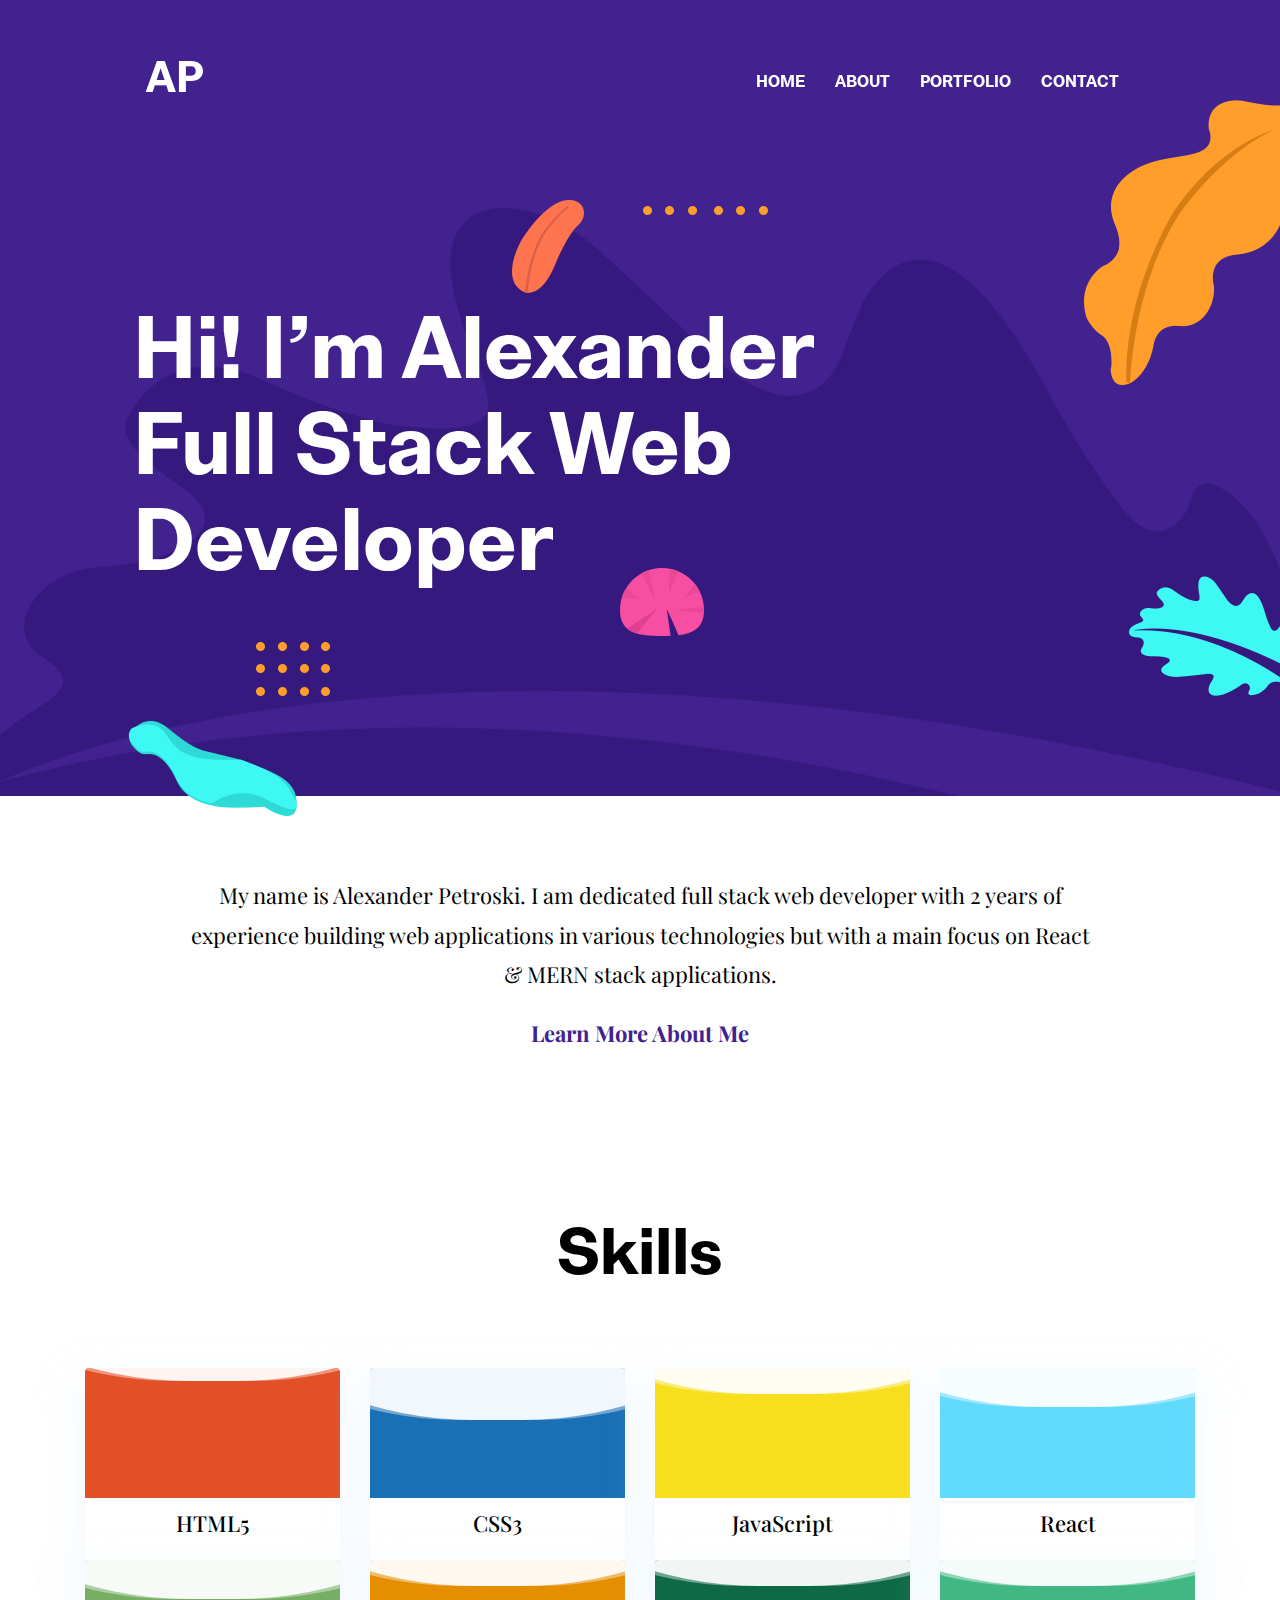
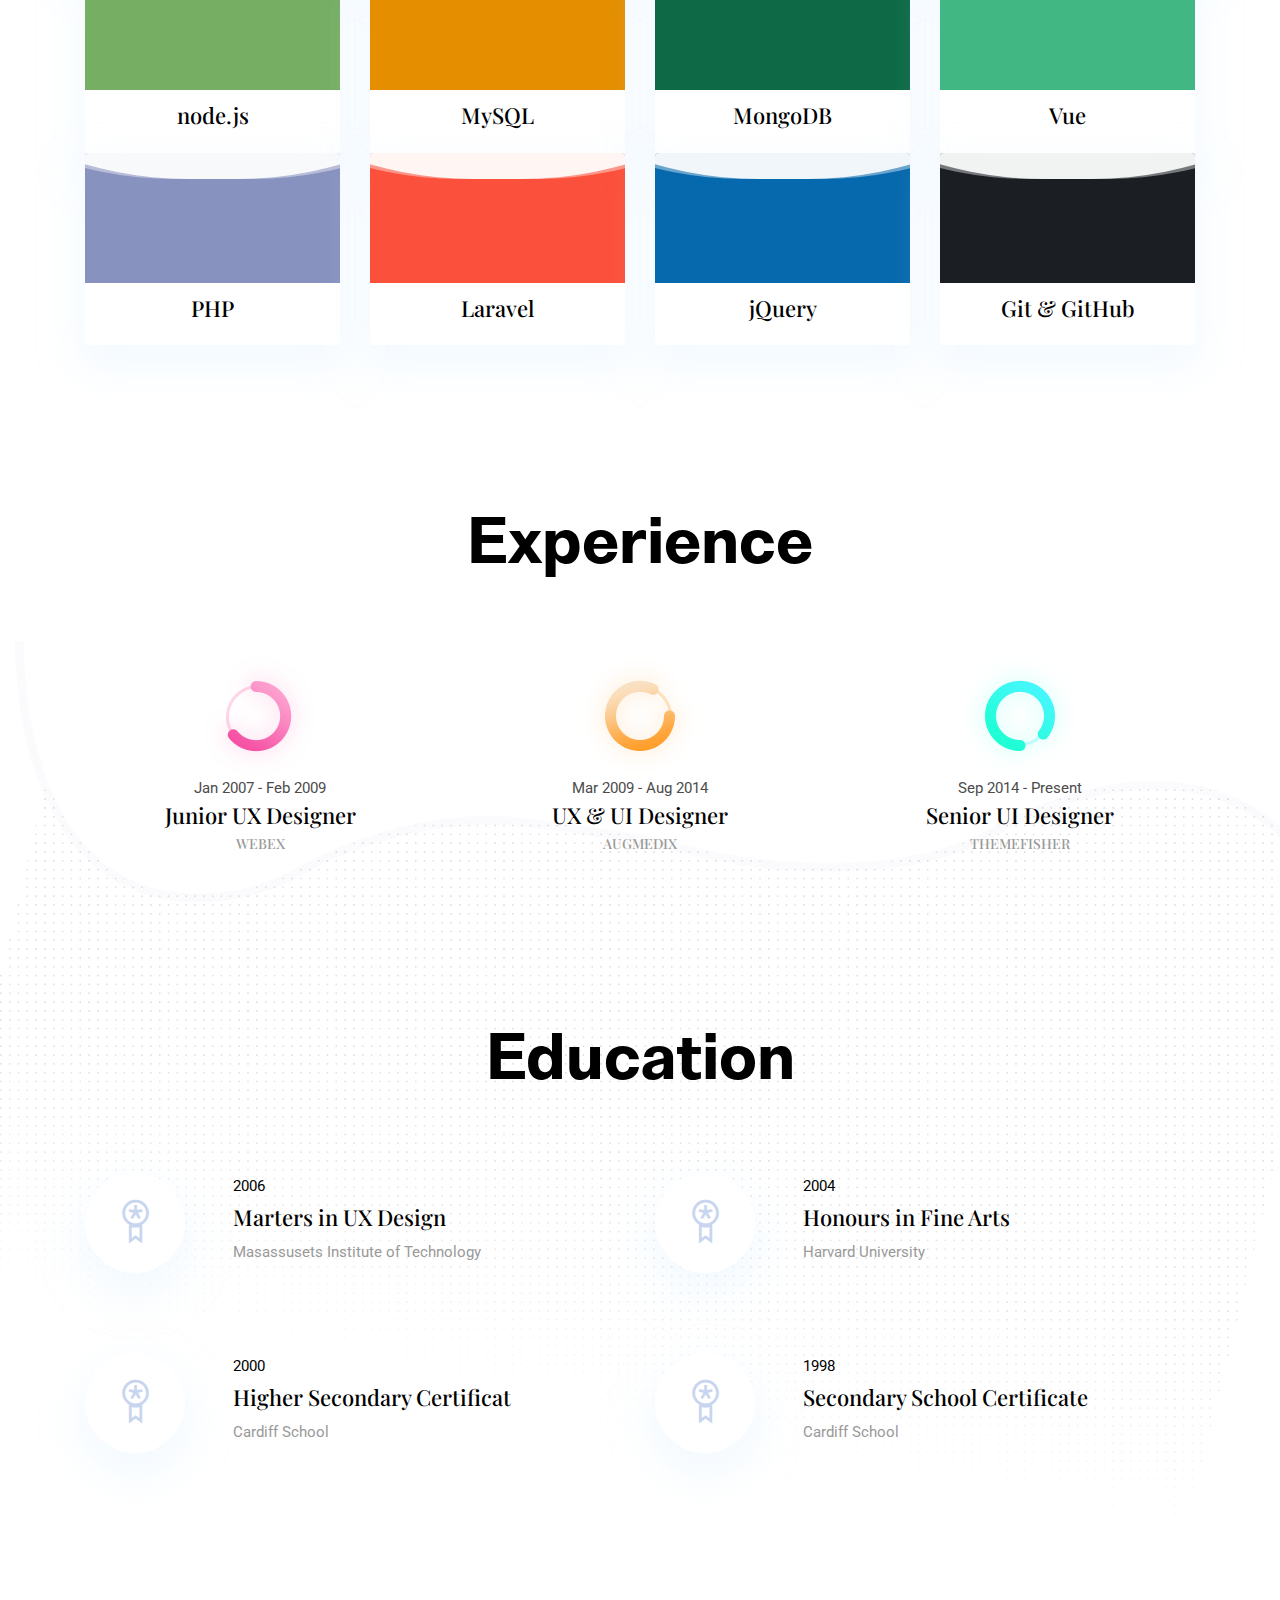
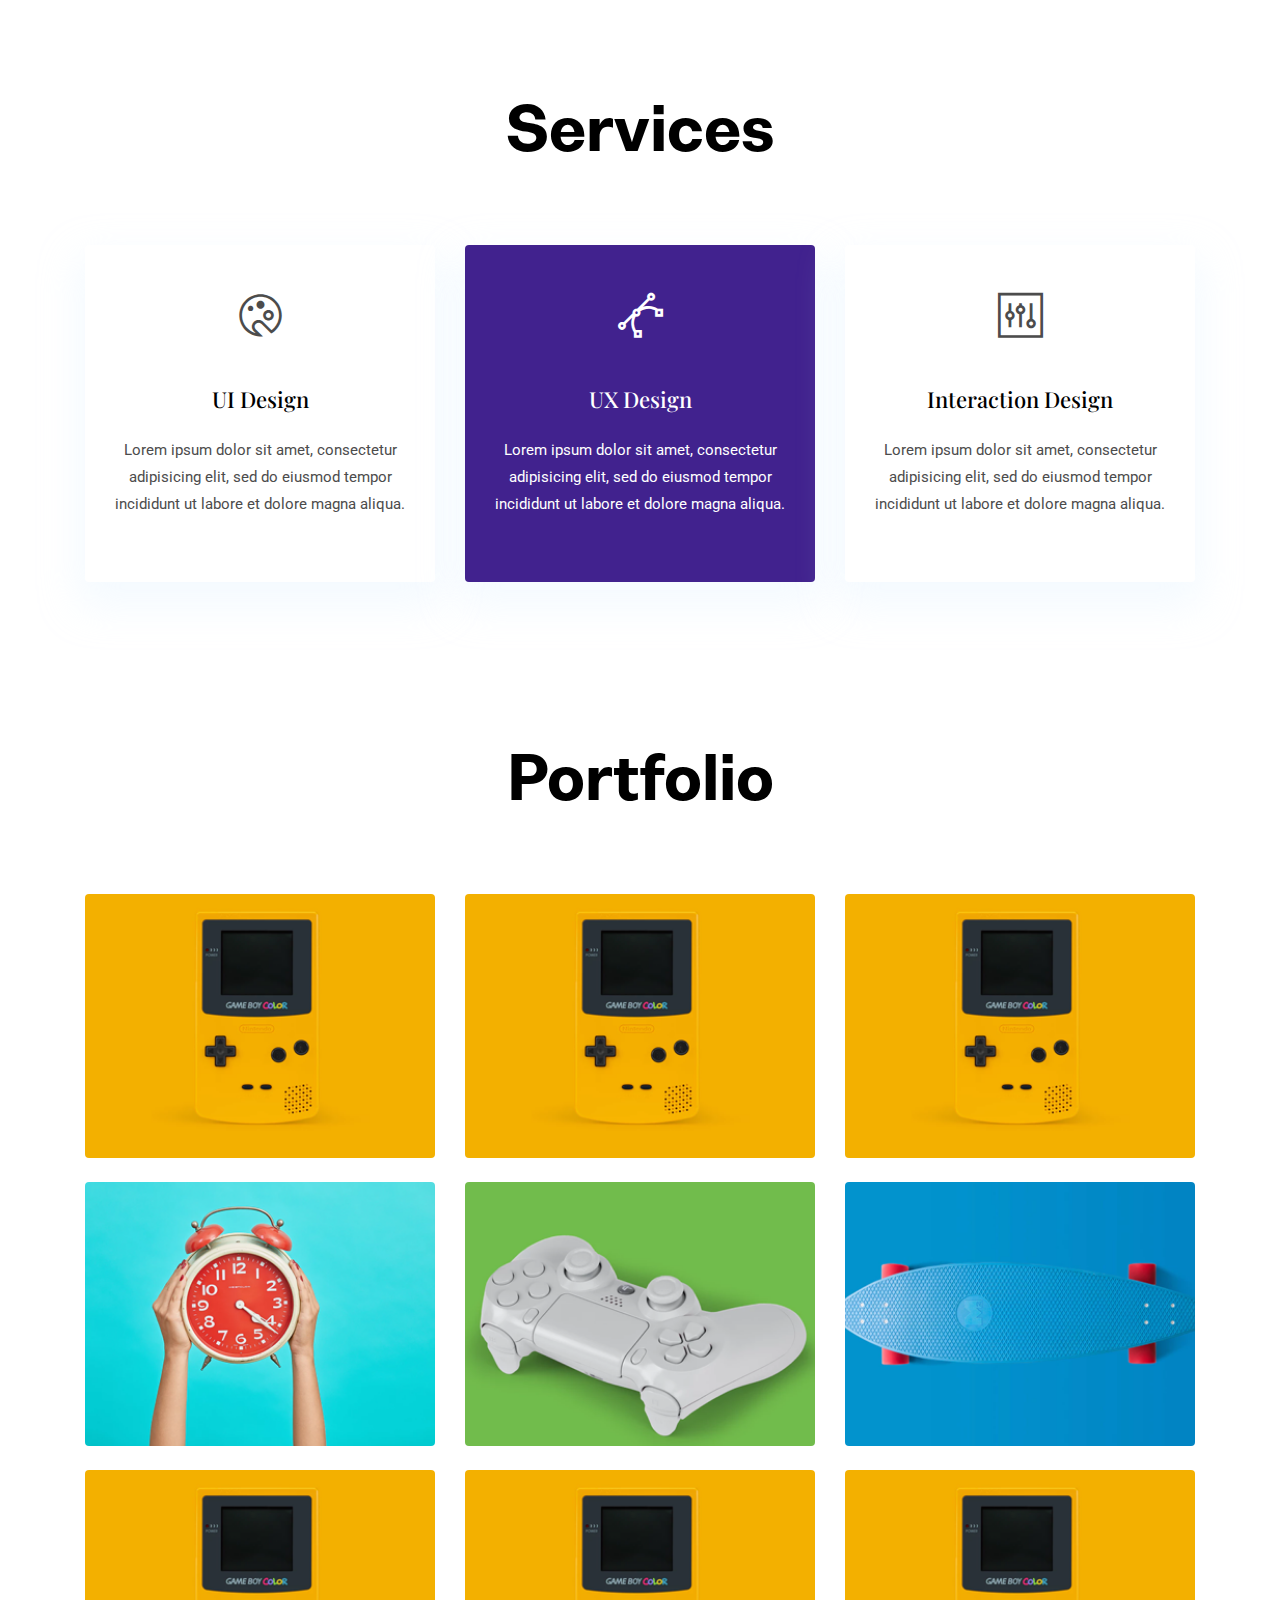
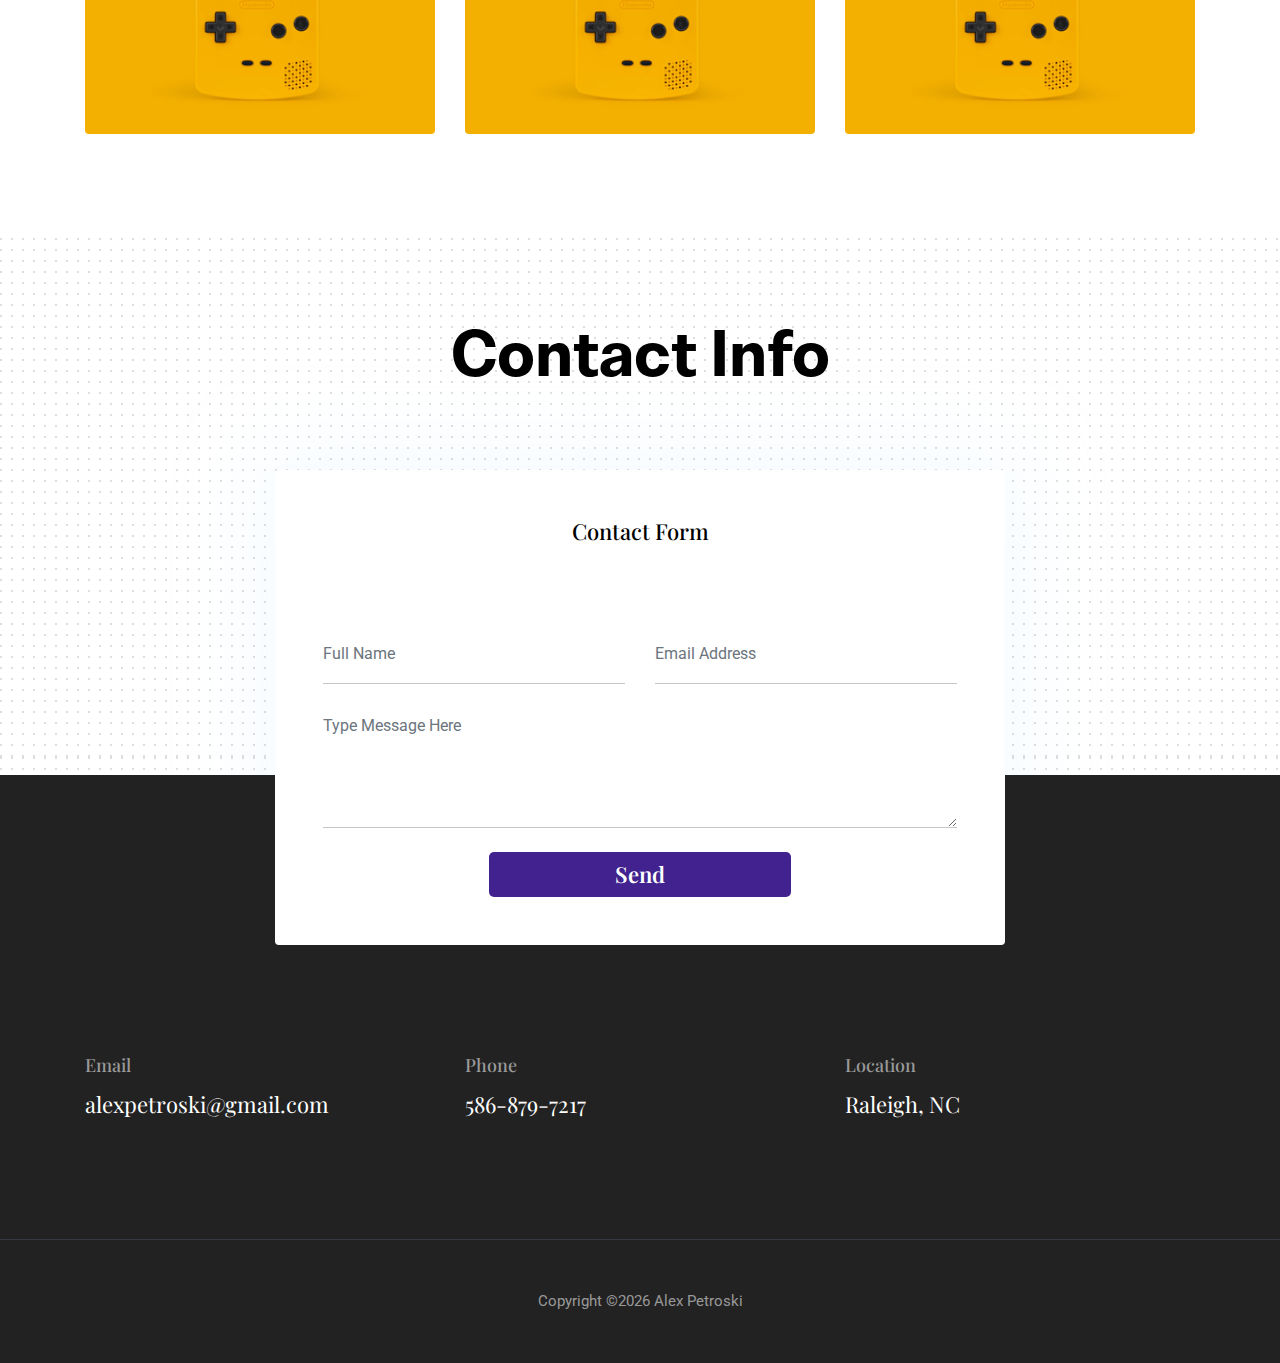
<file: index.html>
<!DOCTYPE html>
<html lang="zxx">

<head>
  <meta charset="utf-8">
  <title>Alex Petroski Portfolio</title>

  <!-- mobile responsive meta -->
  <meta name="viewport" content="width=device-width, initial-scale=1">
  <meta name="viewport" content="width=device-width, initial-scale=1, maximum-scale=1">
  
  <!-- ** Plugins Needed for the Project ** -->
  <!-- Bootstrap -->
  <link rel="stylesheet" href="plugins/bootstrap/bootstrap.min.css">
  <!-- slick slider -->
  <link rel="stylesheet" href="plugins/slick/slick.css">
  <!-- themefy-icon -->
  <link rel="stylesheet" href="plugins/themify-icons/themify-icons.css">

  <!-- Main Stylesheet -->
  <link href="css/style.css" rel="stylesheet">
  
  <!--Favicon-->
  <link rel="shortcut icon" href="images/favicon.ico" type="image/x-icon">
  <link rel="icon" href="images/favicon.ico" type="image/x-icon">
  <link rel="stylesheet" href="https://use.fontawesome.com/releases/v5.8.2/css/all.css"
    integrity="sha384-oS3vJWv+0UjzBfQzYUhtDYW+Pj2yciDJxpsK1OYPAYjqT085Qq/1cq5FLXAZQ7Ay" crossorigin="anonymous">

</head>

<body>
  

<header class="navigation fixed-top">
  <nav class="navbar navbar-expand-lg navbar-dark">
    <a class="navbar-brand font-tertiary h3" href="index.html">AP</a>
    <button class="navbar-toggler" type="button" data-toggle="collapse" data-target="#navigation"
      aria-controls="navigation" aria-expanded="false" aria-label="Toggle navigation">
      <span class="navbar-toggler-icon"></span>
    </button>

    <div class="collapse navbar-collapse text-center" id="navigation">
      <ul class="navbar-nav ml-auto">
                      <li class="list-inline-item">
                <a class="btn btn-outline-light btn-social text-center rounded-circle" href="https://github.com/Petrovski" target="_blank">
                  <i class="fab fa-fw fa-github"></i>
                </a>
              </li>
                      <li class="list-inline-item">
                <a class="btn btn-outline-light btn-social text-center rounded-circle" href="https://www.linkedin.com/in/alexander-petroski-41190879/" target="_blank">
                  <i class="fab fa-fw fa-linkedin-in"></i>
                </a>
              </li>
        <li class="nav-item active">
          <a class="nav-link" href="index.html">Home</a>
        </li>
        <li class="nav-item">
          <a class="nav-link" href="about.html">about</a>
        </li>
        <li class="nav-item">
          <a class="nav-link" href="portfolio.html">Portfolio</a>
        </li>
        <li class="nav-item">
          <a class="nav-link" href="contact.html">Contact</a>
        </li>
      </ul>
    </div>
  </nav>
</header>

<!-- hero area -->
<section class="hero-area bg-primary" id="parallax">
  <div class="container">
    <div class="row">
      <div class="col-lg-11 mx-auto">
        <h1 class="text-white font-tertiary">Hi! I’m Alexander <br> Full Stack Web Developer</h1>
      </div>
    </div>
  </div>
  <div class="layer-bg w-100">
    <img class="img-fluid w-100" src="images/illustrations/leaf-bg.png" alt="bg-shape">
  </div>
  <div class="layer" id="l2">
    <img src="images/illustrations/dots-cyan.png" alt="bg-shape">
  </div>
  <div class="layer" id="l3">
    <img src="images/illustrations/leaf-orange.png" alt="bg-shape">
  </div>
  <div class="layer" id="l4">
    <img src="images/illustrations/dots-orange.png" alt="bg-shape">
  </div>
  <div class="layer" id="l5">
    <img src="images/illustrations/leaf-yellow.png" alt="bg-shape">
  </div>
  <div class="layer" id="l6">
    <img src="images/illustrations/leaf-cyan.png" alt="bg-shape">
  </div>
  <div class="layer" id="l7">
    <img src="images/illustrations/dots-group-orange.png" alt="bg-shape">
  </div>
  <div class="layer" id="l8">
    <img src="images/illustrations/leaf-pink-round.png" alt="bg-shape">
  </div>
  <div class="layer" id="l9">
    <img src="images/illustrations/leaf-cyan-2.png" alt="bg-shape">
  </div>

</section>
<!-- /hero area -->

<button onclick="topFunction()" id="myBtn" title="Go to top">Top</button>

<!-- about -->
<section class="section">
  <div class="container">
    <div class="row">
      <div class="col-lg-10 mx-auto text-center">
        <p class="font-secondary paragraph-lg text-dark">My name is Alexander Petroski. I am dedicated full stack web developer with 2 years of experience building web applications in various technologies but with a main focus on React &  MERN stack applications.</p>
        <a href="about.html" class="btn btn-transparent">Learn More About Me</a>
      </div>
    </div>
  </div>
</section>
<!-- /about -->

<!-- skills -->
<section class="section">
  <div class="container">
    <div class="row">
      <div class="col-lg-12 text-center">
        <h2 class="section-title">Skills</h2>
      </div>
      <div class="col-lg-3 col-sm-6 mb-4 mb-lg-0">
        <div class="card shadow text-center">
          <div class="position-relative rounded-top progress-wrapper" data-color="#E34F26">
            <div class="wave" data-progress="90%"></div>
          </div>
          <div class="card-footer bg-white">
            <h4 class="card-title"> <i class="fab fa-html5"></i> HTML5</h4>
          </div>
        </div>
      </div>
      <div class="col-lg-3 col-sm-6 mb-4 mb-lg-0">
        <div class="card shadow text-center">
          <div class="position-relative rounded-top progress-wrapper" data-color="#1A70B5">
            <div class="wave" data-progress="60%"></div>
          </div>
          <div class="card-footer bg-white">
            <h4 class="card-title"><i class="fab fa-css3-alt"></i> CSS3</h4>
          </div>
        </div>
      </div>
      <div class="col-lg-3 col-sm-6 mb-4 mb-lg-0">
        <div class="card shadow text-center">
          <div class="position-relative rounded-top progress-wrapper" data-color="#F7DF1E">
            <div class="wave" data-progress="80%"></div>
          </div>
          <div class="card-footer bg-white">
            <h4 class="card-title"><i class="fab fa-js"></i> JavaScript</h4>
          </div>
        </div>
      </div>
      <div class="col-lg-3 col-sm-6 mb-4 mb-lg-0">
        <div class="card shadow text-center">
          <div class="position-relative rounded-top progress-wrapper" data-color="#61DAFB">
            <div class="wave" data-progress="70%"></div>
          </div>
          <div class="card-footer bg-white">
            <h4 class="card-title"><i class="fab fa-react"></i> React</h4>
          </div>
        </div>
      </div>
      <div class="col-lg-3 col-sm-6 mb-4 mb-lg-0">
        <div class="card shadow text-center">
          <div class="position-relative rounded-top progress-wrapper" data-color="#76AE64">
            <div class="wave" data-progress="70%"></div>
          </div>
          <div class="card-footer bg-white">
            <h4 class="card-title"><i class="fab fa-node-js"></i> node.js</h4>
          </div>
        </div>
      </div>
      <div class="col-lg-3 col-sm-6 mb-4 mb-lg-0">
        <div class="card shadow text-center">
          <div class="position-relative rounded-top progress-wrapper" data-color="#E48E00">
            <div class="wave" data-progress="80%"></div>
          </div>
          <div class="card-footer bg-white">
            <h4 class="card-title"><i class="fas fa-database"></i> MySQL</h4>
          </div>
        </div>
      </div>
      <div class="col-lg-3 col-sm-6 mb-4 mb-lg-0">
        <div class="card shadow text-center">
          <div class="position-relative rounded-top progress-wrapper" data-color="#0E6A46">
            <div class="wave" data-progress="80%"></div>
          </div>
          <div class="card-footer bg-white">
            <h4 class="card-title"><i class="fab fa-envira"></i> MongoDB</h4>
          </div>
        </div>
      </div>
      <div class="col-lg-3 col-sm-6 mb-4 mb-lg-0">
        <div class="card shadow text-center">
          <div class="position-relative rounded-top progress-wrapper" data-color="#41B883">
            <div class="wave" data-progress="80%"></div>
          </div>
          <div class="card-footer bg-white">
            <h4 class="card-title"><i class="fab fa-vuejs"></i> Vue</h4>
          </div>
        </div>
      </div>
      <div class="col-lg-3 col-sm-6 mb-4 mb-lg-0">
        <div class="card shadow text-center">
          <div class="position-relative rounded-top progress-wrapper" data-color="#8892BF">
            <div class="wave" data-progress="80%"></div>
          </div>
          <div class="card-footer bg-white">
            <h4 class="card-title"><i class="fab fa-php"></i> PHP</h4>
          </div>
        </div>
      </div>
      <div class="col-lg-3 col-sm-6 mb-4 mb-lg-0">
        <div class="card shadow text-center">
          <div class="position-relative rounded-top progress-wrapper" data-color="#FB503B">
            <div class="wave" data-progress="80%"></div>
          </div>
          <div class="card-footer bg-white">
            <h4 class="card-title"><i class="fab fa-laravel"></i> Laravel</h4>
          </div>
        </div>
      </div>
      <div class="col-lg-3 col-sm-6 mb-4 mb-lg-0">
        <div class="card shadow text-center">
          <div class="position-relative rounded-top progress-wrapper" data-color="#0769AD">
            <div class="wave" data-progress="80%"></div>
          </div>
          <div class="card-footer bg-white">
            <h4 class="card-title"><i class="fas fa-rss"></i> jQuery</h4>
          </div>
        </div>
      </div>
      <div class="col-lg-3 col-sm-6 mb-4 mb-lg-0">
        <div class="card shadow text-center">
          <div class="position-relative rounded-top progress-wrapper" data-color="#1B1F23">
            <div class="wave" data-progress="80%"></div>
          </div>
          <div class="card-footer bg-white">
            <h4 class="card-title"><i class="fab fa-github"></i> Git & GitHub</h4>
          </div>
        </div>
      </div>
    </div>
  </div>
</section>
<!-- /skills -->

<!-- experience -->
<section class="section">
  <div class="container">
    <div class="row justify-content-around">
      <div class="col-lg-12 text-center">
        <h2 class="section-title">Experience</h2>
      </div>
      <div class="col-lg-3 col-md-4 text-center">
        <img src="images/experience/icon-1.png" alt="icon">
        <p class="mb-0">Jan 2007 - Feb 2009</p>
        <h4>Junior UX Designer</h4>
        <h6 class="text-light">WEBEX</h6>
      </div>
      <div class="col-lg-3 col-md-4 text-center">
        <img src="images/experience/icon-2.png" alt="icon">
        <p class="mb-0">Mar 2009 - Aug 2014</p>
        <h4>UX & UI Designer</h4>
        <h6 class="text-light">AUGMEDIX</h6>
      </div>
      <div class="col-lg-3 col-md-4 text-center">
        <img src="images/experience/icon-3.png" alt="icon">
        <p class="mb-0">Sep 2014 - Present</p>
        <h4>Senior UI Designer</h4>
        <h6 class="text-light">THEMEFISHER</h6>
      </div>
    </div>
  </div>
</section>
<!-- ./experience -->

<!-- education -->
<section class="section position-relative">
  <div class="container">
    <div class="row">
      <div class="col-lg-12 text-center">
        <h2 class="section-title">Education</h2>
      </div>
      <div class="col-lg-6 col-md-6 mb-80">
        <div class="d-flex">
          <div class="mr-lg-5 mr-3">
            <i class="ti-medall icon icon-light icon-bg bg-white shadow rounded-circle d-block"></i>
          </div>
          <div>
            <p class="text-dark mb-1">2006</p>
            <h4>Marters in UX Design</h4>
            <p class="mb-0 text-light">Masassusets Institute of Technology</p>
          </div>
        </div>
      </div>
      <div class="col-lg-6 col-md-6 mb-80">
        <div class="d-flex">
          <div class="mr-lg-5 mr-3">
            <i class="ti-medall icon icon-light icon-bg bg-white shadow rounded-circle d-block"></i>
          </div>
          <div>
            <p class="text-dark mb-1">2004</p>
            <h4>Honours in Fine Arts</h4>
            <p class="mb-0 text-light">Harvard University</p>
          </div>
        </div>
      </div>
      <div class="col-lg-6 col-md-6 mb-80">
        <div class="d-flex">
          <div class="mr-lg-5 mr-3">
            <i class="ti-medall icon icon-light icon-bg bg-white shadow rounded-circle d-block"></i>
          </div>
          <div>
            <p class="text-dark mb-1">2000</p>
            <h4>Higher Secondary Certificat</h4>
            <p class="mb-0 text-light">Cardiff School</p>
          </div>
        </div>
      </div>
      <div class="col-lg-6 col-md-6 mb-80">
        <div class="d-flex">
          <div class="mr-lg-5 mr-3">
            <i class="ti-medall icon icon-light icon-bg bg-white shadow rounded-circle d-block"></i>
          </div>
          <div>
            <p class="text-dark mb-1">1998</p>
            <h4>Secondary School Certificate</h4>
            <p class="mb-0 text-light">Cardiff School</p>
          </div>
        </div>
      </div>
    </div>
  </div>
  <!-- bg image -->
  <img class="img-fluid edu-bg-image w-100" src="images/backgrounds/education-bg.png" alt="bg-image">
</section>
<!-- /education -->

<!-- services -->
<section class="section">
  <div class="container">
    <div class="row">
      <div class="col-12 text-center">
        <h2 class="section-title">Services</h2>
      </div>
      <div class="col-md-4 mb-4 mb-md-0">
        <div class="card hover-shadow shadow">
          <div class="card-body text-center px-4 py-5">
            <i class="ti-palette icon mb-5 d-inline-block"></i>
            <h4 class="mb-4">UI Design</h4>
            <p>Lorem ipsum dolor sit amet, consectetur adipisicing elit, sed do eiusmod tempor incididunt ut labore et
              dolore magna aliqua.</p>
          </div>
        </div>
      </div>
      <div class="col-md-4 mb-4 mb-md-0">
        <div class="card active-bg-primary hover-shadow shadow">
          <div class="card-body text-center px-4 py-5">
            <i class="ti-vector icon mb-5 d-inline-block"></i>
            <h4 class="mb-4">UX Design</h4>
            <p>Lorem ipsum dolor sit amet, consectetur adipisicing elit, sed do eiusmod tempor incididunt ut labore et
              dolore magna aliqua.</p>
          </div>
        </div>
      </div>
      <div class="col-md-4 mb-4 mb-md-0">
        <div class="card hover-shadow shadow">
          <div class="card-body text-center px-4 py-5">
            <i class="ti-panel icon mb-5 d-inline-block"></i>
            <h4 class="mb-4">Interaction Design</h4>
            <p>Lorem ipsum dolor sit amet, consectetur adipisicing elit, sed do eiusmod tempor incididunt ut labore et
              dolore magna aliqua.</p>
          </div>
        </div>
      </div>
    </div>
  </div>
</section>
<!-- /services -->

<!-- portfolio -->
<section class="section">
  <div class="container">
    <div class="row">
      <div class="col-12 text-center">
        <h2 class="section-title">Portfolio</h2>
      </div>
    </div>
    <div class="row shuffle-wrapper">
      <div class="col-lg-4 col-6 mb-4 shuffle-item">
        <div class="position-relative rounded hover-wrapper">
          <img src="images/portfolio/item-2.png" alt="portfolio-image" class="img-fluid rounded w-100">
          <div class="hover-overlay">
            <div class="hover-content">
              <p class="hover-portfolio-text">Hello World lorem ipsumHello World lorem ipsumHello World lorem ipsumHello World lorem ipsumHello World lorem ipsumHello World lorem ipsumHello World lorem ipsumHello World lorem ipsum</p>
              <a class="btn btn-light btn-sm" href="project-single.html">view project</a>
            </div>
          </div>
        </div>
      </div>
      <div class="col-lg-4 col-6 mb-4 shuffle-item">
        <div class="position-relative rounded hover-wrapper">
          <img src="images/portfolio/item-2.png" alt="portfolio-image" class="img-fluid rounded w-100">
          <div class="hover-overlay">
            <div class="hover-content">
              <p class="hover-portfolio-text">Hello World lorem ipsumHello World lorem ipsumHello World lorem ipsumHello World lorem ipsumHello World lorem ipsumHello World lorem ipsumHello World lorem ipsumHello World lorem ipsum</p>
              <a class="btn btn-light btn-sm" href="project-single.html">view project</a>
            </div>
          </div>
        </div>
      </div>
      <div class="col-lg-4 col-6 mb-4 shuffle-item">
        <div class="position-relative rounded hover-wrapper">
          <img src="images/portfolio/item-2.png" alt="portfolio-image" class="img-fluid rounded w-100">
          <div class="hover-overlay">
            <div class="hover-content">
              <p class="hover-portfolio-text">Hello World lorem ipsumHello World lorem ipsumHello World lorem ipsumHello World lorem ipsumHello World lorem ipsumHello World lorem ipsumHello World lorem ipsumHello World lorem ipsum</p>
              <a class="btn btn-light btn-sm" href="project-single.html">view project</a>
            </div>
          </div>
        </div>
      </div>
      <div class="col-lg-4 col-6 mb-4 shuffle-item">
        <div class="position-relative rounded hover-wrapper">
          <img src="images/portfolio/item-3.png" alt="portfolio-image" class="img-fluid rounded w-100">
          <div class="hover-overlay">
            <div class="hover-content">
              <p class="hover-portfolio-text">Hello World lorem ipsumHello World lorem ipsumHello World lorem ipsumHello World lorem ipsumHello World lorem
                ipsumHello World lorem ipsumHello World lorem ipsumHello World lorem ipsum</p>
              <a class="btn btn-light btn-sm" href="project-single.html">view project</a>
            </div>
          </div>
        </div>
      </div>
      <div class="col-lg-4 col-6 mb-4 shuffle-item">
        <div class="position-relative rounded hover-wrapper">
          <img src="images/portfolio/item-4.png" alt="portfolio-image" class="img-fluid rounded w-100">
          <div class="hover-overlay">
            <div class="hover-content">
              <p class="hover-portfolio-text">Hello World lorem ipsumHello World lorem ipsumHello World lorem ipsumHello World lorem ipsumHello World lorem
                ipsumHello World lorem ipsumHello World lorem ipsumHello World lorem ipsum</p>
              <a class="btn btn-light btn-sm" href="project-single.html">view project</a>
            </div>
          </div>
        </div>
      </div>
      <div class="col-lg-4 col-6 mb-4 shuffle-item">
        <div class="position-relative rounded hover-wrapper">
          <img src="images/portfolio/item-5.png" alt="portfolio-image" class="img-fluid rounded w-100">
          <div class="hover-overlay">
            <div class="hover-content">
              <p class="hover-portfolio-text">Hello World lorem ipsumHello World lorem ipsumHello World lorem ipsumHello World lorem ipsumHello World lorem
                ipsumHello World lorem ipsumHello World lorem ipsumHello World lorem ipsum</p>
              <a class="btn btn-light btn-sm" href="project-single.html">view project</a>
            </div>
          </div>
        </div>
      </div>
      <div class="col-lg-4 col-6 mb-4 shuffle-item">
        <div class="position-relative rounded hover-wrapper">
          <img src="images/portfolio/item-2.png" alt="portfolio-image" class="img-fluid rounded w-100">
          <div class="hover-overlay">
            <div class="hover-content">
              <p class="hover-portfolio-text">Hello World lorem ipsumHello World lorem ipsumHello World lorem ipsumHello World lorem ipsumHello World lorem ipsumHello World lorem ipsumHello World lorem ipsumHello World lorem ipsum</p>
              <a class="btn btn-light btn-sm" href="project-single.html">view project</a>
            </div>
          </div>
        </div>
      </div>
      <div class="col-lg-4 col-6 mb-4 shuffle-item">
        <div class="position-relative rounded hover-wrapper">
          <img src="images/portfolio/item-2.png" alt="portfolio-image" class="img-fluid rounded w-100">
          <div class="hover-overlay">
            <div class="hover-content">
              <p class="hover-portfolio-text">Hello World lorem ipsumHello World lorem ipsumHello World lorem ipsumHello World lorem ipsumHello World lorem ipsumHello World lorem ipsumHello World lorem ipsumHello World lorem ipsum</p>
              <a class="btn btn-light btn-sm" href="project-single.html">view project</a>
            </div>
          </div>
        </div>
      </div>
      <div class="col-lg-4 col-6 mb-4 shuffle-item">
        <div class="position-relative rounded hover-wrapper">
          <img src="images/portfolio/item-2.png" alt="portfolio-image" class="img-fluid rounded w-100">
          <div class="hover-overlay">
            <div class="hover-content">
              <p class="hover-portfolio-text">Hello World lorem ipsumHello World lorem ipsumHello World lorem ipsumHello World lorem ipsumHello World lorem ipsumHello World lorem ipsumHello World lorem ipsumHello World lorem ipsum</p>
              <a class="btn btn-light btn-sm" href="project-single.html">view project</a>
            </div>
          </div>
        </div>
      </div>
    </div>
  </div>
</section>
<!-- /portfolio -->

<!-- contact -->
<section class="section section-on-footer" data-background="images/backgrounds/bg-dots.png">
  <div class="container">
    <div class="row">
      <div class="col-12 text-center">
        <h2 class="section-title">Contact Info</h2>
      </div>
      <div class="col-lg-8 mx-auto">
        <div class="bg-white rounded text-center p-5 shadow-down">
          <h4 class="mb-80">Contact Form</h4>
          <form action="#" class="row">
            <div class="col-md-6">
              <input type="text" id="name" name="name" placeholder="Full Name" class="form-control px-0 mb-4">
            </div>
            <div class="col-md-6">
              <input type="email" id="email" name="email" placeholder="Email Address" class="form-control px-0 mb-4">
            </div>
            <div class="col-12">
              <textarea name="message" id="message" class="form-control px-0 mb-4"
                placeholder="Type Message Here"></textarea>
            </div>
            <div class="col-lg-6 col-10 mx-auto">
              <button class="btn btn-primary w-100">send</button>
            </div>
          </form>
        </div>
      </div>
    </div>
  </div>
</section>
<!-- /contact -->

<!-- footer -->
<footer class="bg-dark footer-section">
  <div class="section">
    <div class="container">
      <div class="row">
        <div class="col-md-4">
          <h5 class="text-light">Email</h5>
          <p class="text-white paragraph-lg font-secondary">alexpetroski@gmail.com</p>
        </div>
        <div class="col-md-4">
          <h5 class="text-light">Phone</h5>
          <p class="text-white paragraph-lg font-secondary">586-879-7217</p>
        </div>
        <div class="col-md-4">
          <h5 class="text-light">Location</h5>
          <p class="text-white paragraph-lg font-secondary">Raleigh, NC</p>
        </div>
          <div class="col-md-6 mb-5 mb-lg-0">
            <ul class="list-inline mb-0">
              <li class="list-inline-item">
                <a class="btn btn-outline-light btn-social text-center rounded-circle" href="https://github.com/Petrovski" target="_blank">
                  <i class="fab fa-fw fa-github"></i>
                </a>
              </li>
              <li class="list-inline-item">
                <a class="btn btn-outline-light btn-social text-center rounded-circle" href="https://www.linkedin.com/in/alexander-petroski-41190879/" target="_blank">
                  <i class="fab fa-fw fa-linkedin-in"></i>
                </a>
              </li>
            </ul>
          </div>
      </div>
    </div>
  </div>
  <div class="border-top text-center border-dark py-5">
    <p class="mb-0 text-light">Copyright ©<script>
        var CurrentYear = new Date().getFullYear()
        document.write(CurrentYear)
      </script> Alex Petroski</p>
  </div>
</footer>
<!-- /footer -->

<!-- jQuery -->
<script src="plugins/jQuery/jquery.min.js"></script>
<!-- Bootstrap JS -->
<script src="plugins/bootstrap/bootstrap.min.js"></script>
<!-- slick slider -->
<script src="plugins/slick/slick.min.js"></script>
<!-- filter -->
<script src="plugins/shuffle/shuffle.min.js"></script>

<!-- Main Script -->
<script src="js/script.js"></script>

</body>
</html>
</file>
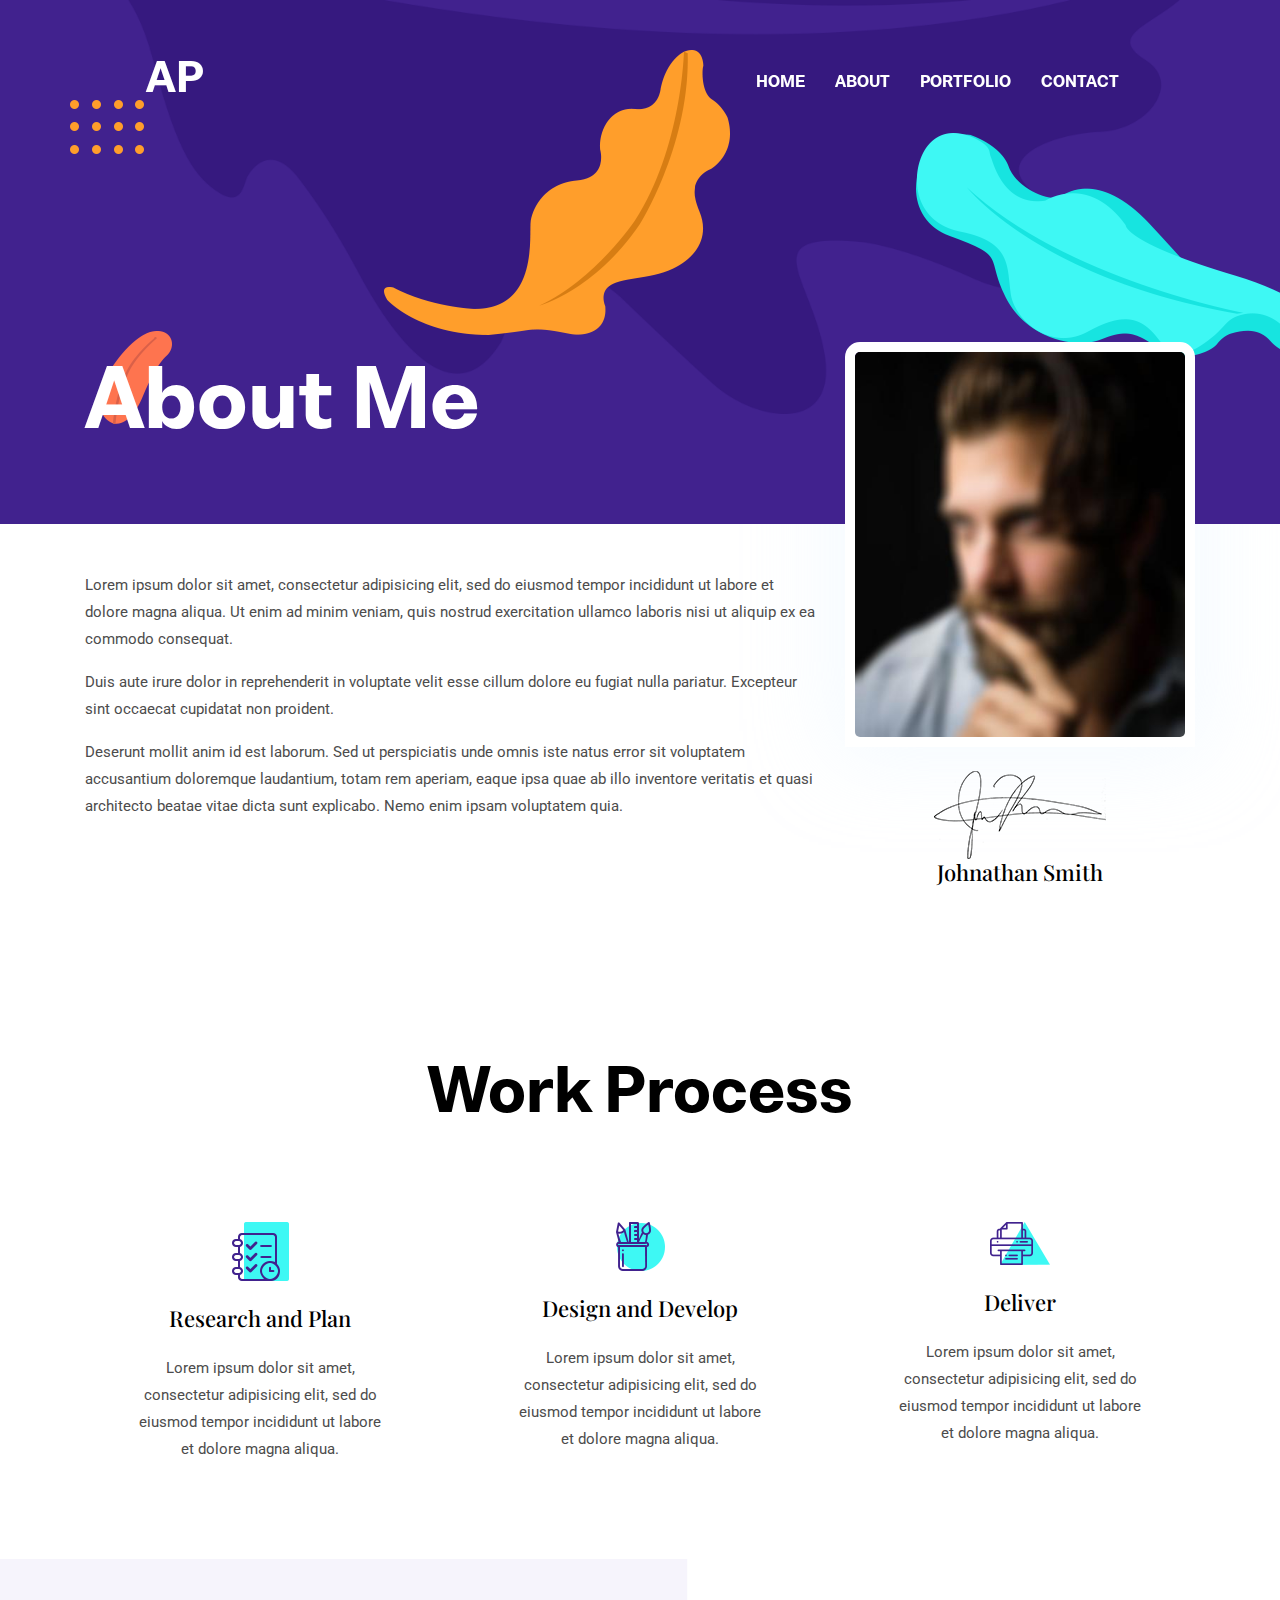
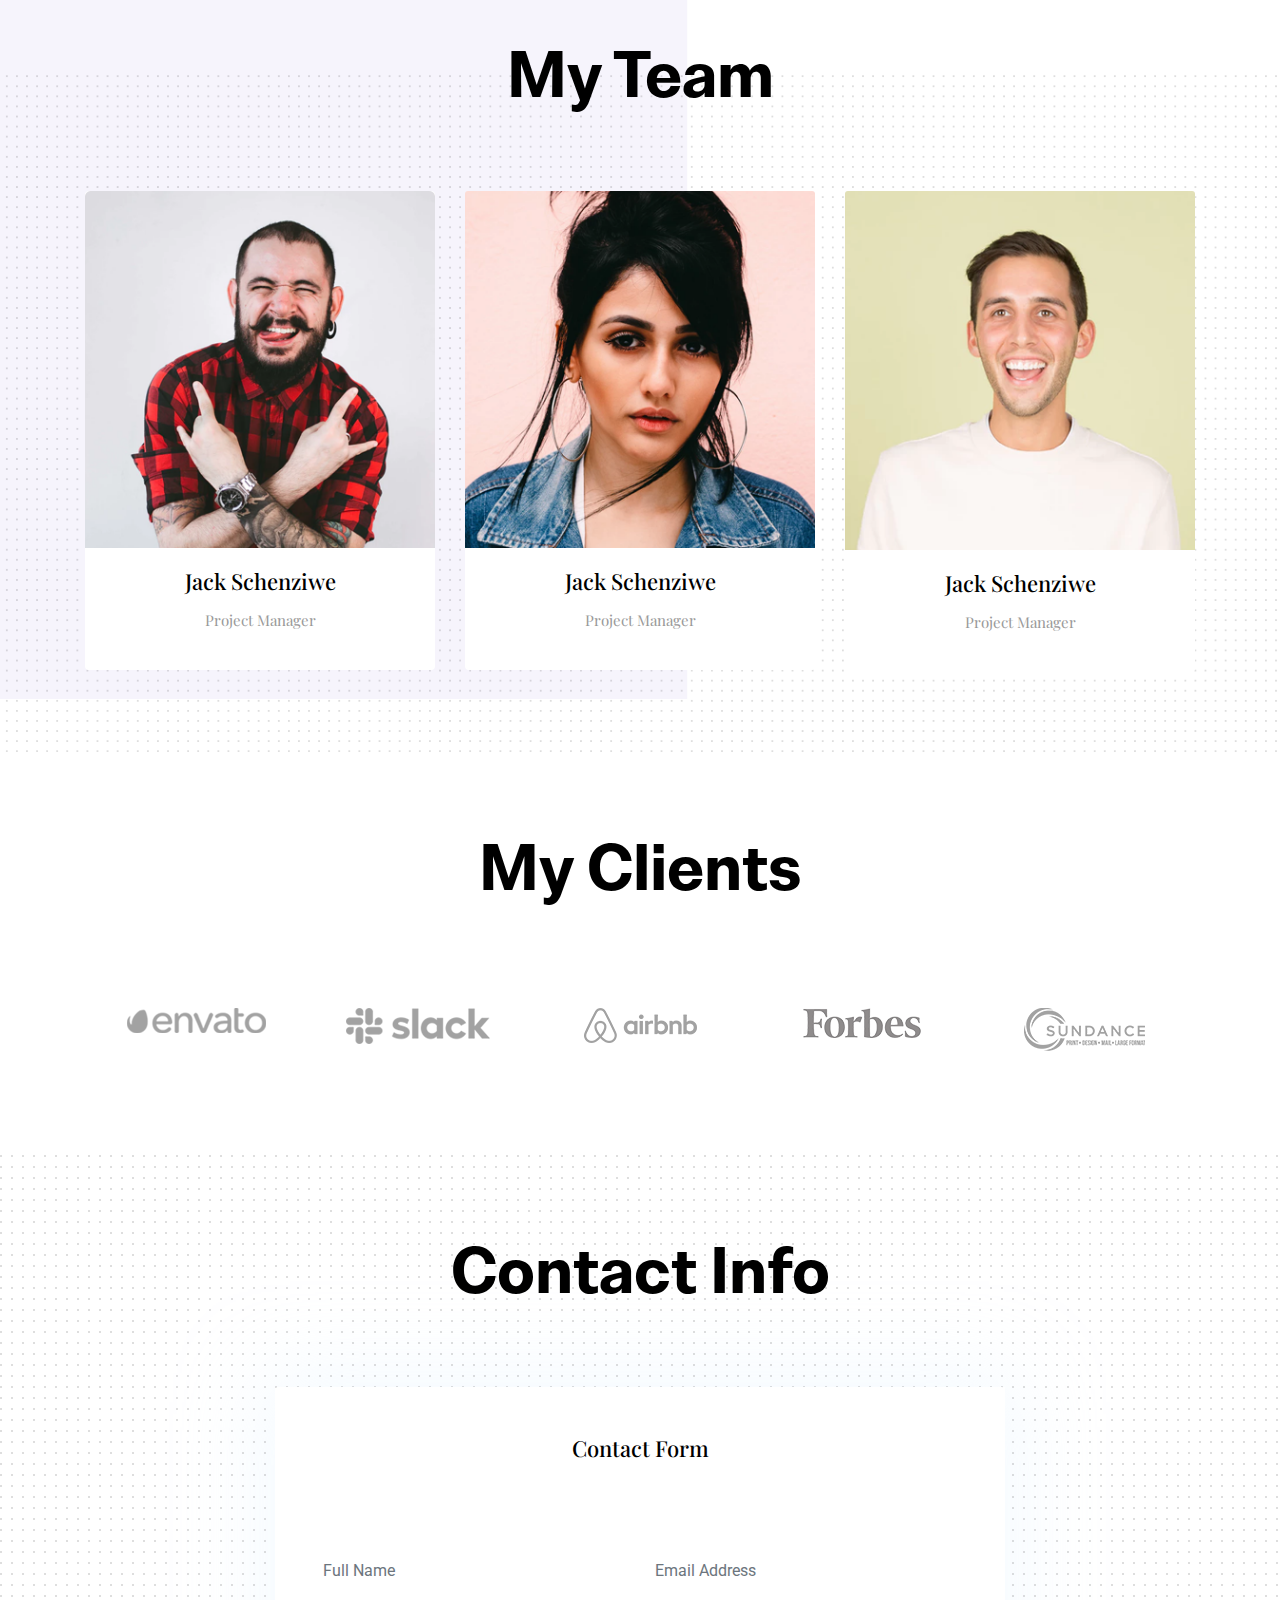
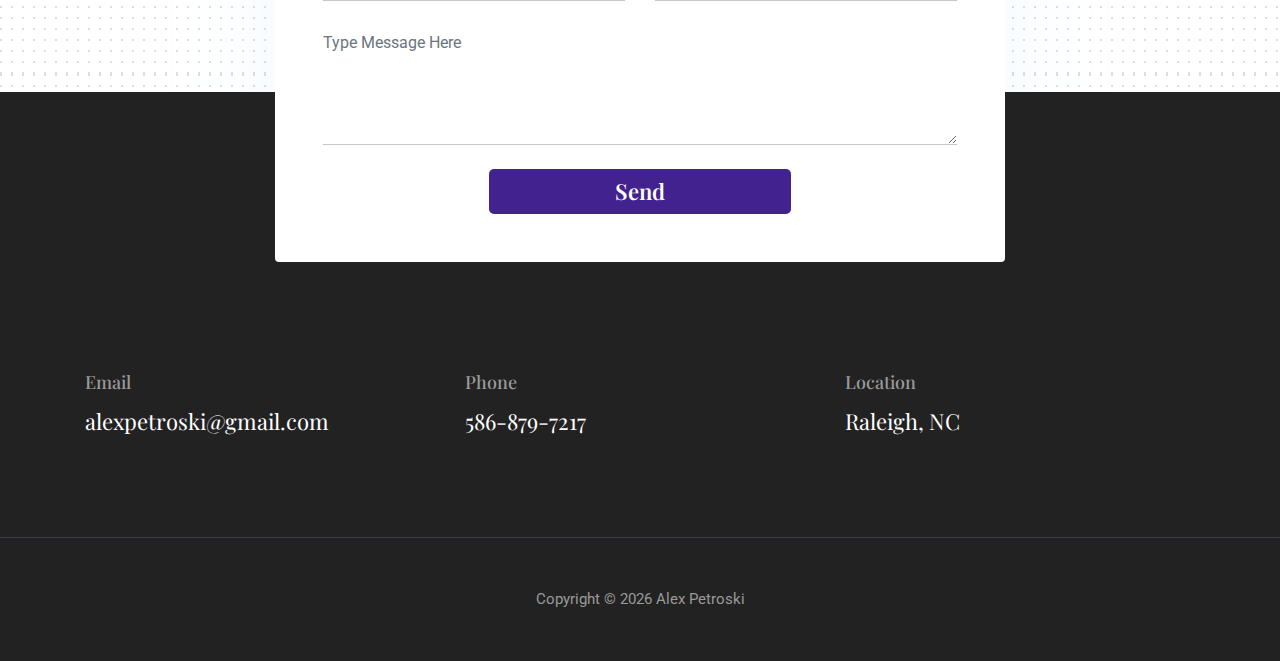
<file: about.html>
<!DOCTYPE html>
<html lang="zxx">

<head>
  <meta charset="utf-8">
  <title>About Me</title>

  <!-- mobile responsive meta -->
  <meta name="viewport" content="width=device-width, initial-scale=1">
  <meta name="viewport" content="width=device-width, initial-scale=1, maximum-scale=1">
  
  <!-- ** Plugins Needed for the Project ** -->
  <!-- Bootstrap -->
  <link rel="stylesheet" href="plugins/bootstrap/bootstrap.min.css">
  <!-- slick slider -->
  <link rel="stylesheet" href="plugins/slick/slick.css">
  <!-- themefy-icon -->
  <link rel="stylesheet" href="plugins/themify-icons/themify-icons.css">

  <!-- Main Stylesheet -->
  <link href="css/style.css" rel="stylesheet">
  
  <!--Favicon-->
  <link rel="shortcut icon" href="images/favicon.ico" type="image/x-icon">
  <link rel="icon" href="images/favicon.ico" type="image/x-icon">

</head>

<body>
  

<header class="navigation fixed-top">
  <nav class="navbar navbar-expand-lg navbar-dark">
    <a class="navbar-brand font-tertiary h3" href="index.html">AP</a>
    <button class="navbar-toggler" type="button" data-toggle="collapse" data-target="#navigation"
      aria-controls="navigation" aria-expanded="false" aria-label="Toggle navigation">
      <span class="navbar-toggler-icon"></span>
    </button>

    <div class="collapse navbar-collapse text-center" id="navigation">
      <ul class="navbar-nav ml-auto">
        <li class="nav-item active">
          <a class="nav-link" href="index.html">Home</a>
        </li>
        <li class="nav-item">
          <a class="nav-link" href="about.html">about</a>
        </li>
        <li class="nav-item">
          <a class="nav-link" href="portfolio.html">Portfolio</a>
        </li>
        <li class="nav-item">
          <a class="nav-link" href="contact.html">Contact</a>
        </li>
      </ul>
    </div>
  </nav>
</header>

<!-- page title -->
<section class="page-title-alt bg-primary position-relative">
  <div class="container">
    <div class="row">
      <div class="col-12">
        <h1 class="text-white font-tertiary">About Me</h1>
      </div>
    </div>
  </div>
  <!-- background shapes -->
  <img src="images/illustrations/leaf-bg-top.png" alt="illustrations" class="bg-shape-1 w-100">
  <img src="images/illustrations/dots-group-sm.png" alt="illustrations" class="bg-shape-2">
  <img src="images/illustrations/leaf-yellow.png" alt="illustrations" class="bg-shape-3">
  <img src="images/illustrations/leaf-orange.png" alt="illustrations" class="bg-shape-4">
  <img src="images/illustrations/leaf-cyan-lg.png" alt="illustrations" class="bg-shape-6">
</section>
<!-- /page title -->

<!-- about -->
<section class="section pt-5">
  <div class="container">
    <div class="row">
      <div class="col-md-8">
        <p>Lorem ipsum dolor sit amet, consectetur adipisicing elit, sed do eiusmod tempor incididunt ut labore et
          dolore magna aliqua. Ut enim ad minim veniam, quis nostrud exercitation ullamco laboris nisi ut aliquip ex ea
          commodo consequat.</p>
        <p>Duis aute irure dolor in reprehenderit in voluptate velit esse cillum dolore eu fugiat nulla pariatur.
          Excepteur sint occaecat cupidatat non proident.</p>
        <p>Deserunt mollit anim id est laborum. Sed ut perspiciatis unde omnis iste natus error sit voluptatem
          accusantium doloremque laudantium, totam rem aperiam, eaque ipsa quae ab illo inventore veritatis et quasi
          architecto beatae vitae dicta sunt explicabo. Nemo enim ipsam voluptatem quia.</p>
      </div>
      <div class="col-md-4 text-center drag-lg-top">
        <div class="shadow-down mb-4">
          <img src="images/about/author.jpg" alt="author" class="img-fluid w-100 rounded-lg border-thick border-white">
        </div>
        <img src="images/about/signature.png" alt="signature" class="img-fluid">
        <h4>Johnathan Smith</h4>
      </div>
    </div>
  </div>
</section>
<!-- /about -->

<!-- Work Process -->
<section class="section">
  <div class="container">
    <div class="row justify-content-around">
      <div class="col-lg-12 text-center">
        <h2 class="section-title">Work Process</h2>
      </div>
      <div class="col-lg-3 col-md-4 text-center hover-shadow pt-3">
        <div class="">
          <img src="images/icons/plan.png" class="mb-4" alt="icon">
          <h4 class="mb-4">Research and Plan</h4>
          <p>Lorem ipsum dolor sit amet, consectetur adipisicing elit, sed do eiusmod tempor incididunt ut labore et
            dolore magna aliqua.</p>
        </div>
      </div>
      <div class="col-lg-3 col-md-4 text-center hover-shadow pt-3">
        <img src="images/icons/design.png" class="mb-4" alt="icon">
        <h4 class="mb-4">Design and Develop</h4>
        <p>Lorem ipsum dolor sit amet, consectetur adipisicing elit, sed do eiusmod tempor incididunt ut labore et
          dolore magna aliqua.</p>
      </div>
      <div class="col-lg-3 col-md-4 text-center hover-shadow pt-3">
        <img src="images/icons/print.png" class="mb-4" alt="icon">
        <h4 class="mb-4">Deliver</h4>
        <p>Lorem ipsum dolor sit amet, consectetur adipisicing elit, sed do eiusmod tempor incididunt ut labore et
          dolore magna aliqua.</p>
      </div>
    </div>
  </div>
</section>
<!-- ./Work Process -->

<!-- team -->
<section class="section bg-cover" data-background="images/backgrounds/team-bg.png">
  <div class="container">
    <div class="row">
      <div class="col-12 text-center">
        <h2 class="section-title">My Team</h2>
      </div>
      <div class="col-md-4 col-sm-6 mb-4 mb-md-0">
        <div class="card text-center">
          <img src="images/team/member-1.png" class="card-img-top">
          <div class="card-body">
            <h4 class="card-title">Jack Schenziwe</h4>
            <p class="text-light font-secondary">Project Manager</p>
          </div>
        </div>
      </div>
      <div class="col-md-4 col-sm-6 mb-4 mb-md-0">
        <div class="card text-center">
          <img src="images/team/member-2.png" class="card-img-top">
          <div class="card-body">
            <h4 class="card-title">Jack Schenziwe</h4>
            <p class="text-light font-secondary">Project Manager</p>
          </div>
        </div>
      </div>
      <div class="col-md-4 col-sm-6 mb-4 mb-md-0">
        <div class="card text-center">
          <img src="images/team/member-3.png" class="card-img-top">
          <div class="card-body">
            <h4 class="card-title">Jack Schenziwe</h4>
            <p class="text-light font-secondary">Project Manager</p>
          </div>
        </div>
      </div>
    </div>
  </div>
</section>
<!-- /team -->

<!-- clients -->
<section class="section">
  <div class="container">
    <div class="row">
      <div class="col-12 text-center">
        <h2 class="section-title">My Clients</h2>
      </div>
    </div>
    <div class="row">
      <div class="col-12">
        <div class="client-logo-slider d-flex align-items-center">
          <a href="#" class="text-center d-block outline-0 p-4"><img class="d-unset img-fluid"
              src="images/clients-logo/client-logo-1.png" alt="client-logo"></a>
          <a href="#" class="text-center d-block outline-0 p-4"><img class="d-unset img-fluid"
              src="images/clients-logo/client-logo-2.png" alt="client-logo"></a>
          <a href="#" class="text-center d-block outline-0 p-4"><img class="d-unset img-fluid"
              src="images/clients-logo/client-logo-3.png" alt="client-logo"></a>
          <a href="#" class="text-center d-block outline-0 p-4"><img class="d-unset img-fluid"
              src="images/clients-logo/client-logo-4.png" alt="client-logo"></a>
          <a href="#" class="text-center d-block outline-0 p-4"><img class="d-unset img-fluid"
              src="images/clients-logo/client-logo-5.png" alt="client-logo"></a>
          <a href="#" class="text-center d-block outline-0 p-4"><img class="d-unset img-fluid"
              src="images/clients-logo/client-logo-1.png" alt="client-logo"></a>
          <a href="#" class="text-center d-block outline-0 p-4"><img class="d-unset img-fluid"
              src="images/clients-logo/client-logo-2.png" alt="client-logo"></a>
          <a href="#" class="text-center d-block outline-0 p-4"><img class="d-unset img-fluid"
              src="images/clients-logo/client-logo-3.png" alt="client-logo"></a>
          <a href="#" class="text-center d-block outline-0 p-4"><img class="d-unset img-fluid"
              src="images/clients-logo/client-logo-4.png" alt="client-logo"></a>
          <a href="#" class="text-center d-block outline-0 p-4"><img class="d-unset img-fluid"
              src="images/clients-logo/client-logo-5.png" alt="client-logo"></a>
        </div>
      </div>
    </div>
  </div>
</section>
<!-- /clients -->

<!-- contact -->
<section class="section section-on-footer" data-background="images/backgrounds/bg-dots.png">
  <div class="container">
    <div class="row">
      <div class="col-12 text-center">
        <h2 class="section-title">Contact Info</h2>
      </div>
      <div class="col-lg-8 mx-auto">
        <div class="bg-white rounded text-center p-5 shadow-down">
          <h4 class="mb-80">Contact Form</h4>
          <form action="#" class="row">
            <div class="col-md-6">
              <input type="text" id="name" name="name" placeholder="Full Name" class="form-control px-0 mb-4">
            </div>
            <div class="col-md-6">
              <input type="email" id="email" name="email" placeholder="Email Address" class="form-control px-0 mb-4">
            </div>
            <div class="col-12">
              <textarea name="message" id="message" class="form-control px-0 mb-4"
                placeholder="Type Message Here"></textarea>
            </div>
            <div class="col-lg-6 col-10 mx-auto">
              <button class="btn btn-primary w-100">send</button>
            </div>
          </form>
        </div>
      </div>
    </div>
  </div>
</section>
<!-- /contact -->

<!-- footer -->
<footer class="bg-dark footer-section">
  <div class="section">
    <div class="container">
      <div class="row">
        <div class="col-md-4">
          <h5 class="text-light">Email</h5>
          <p class="text-white paragraph-lg font-secondary">alexpetroski@gmail.com</p>
        </div>
        <div class="col-md-4">
          <h5 class="text-light">Phone</h5>
          <p class="text-white paragraph-lg font-secondary">586-879-7217</p>
        </div>
        <div class="col-md-4">
          <h5 class="text-light">Location</h5>
          <p class="text-white paragraph-lg font-secondary">Raleigh, NC</p>
        </div>
      </div>
    </div>
  </div>
  <div class="border-top text-center border-dark py-5">
    <p class="mb-0 text-light">Copyright ©
      <script>
        var CurrentYear = new Date().getFullYear()
        document.write(CurrentYear)
      </script> Alex Petroski</p>
  </div>
</footer>
<!-- /footer -->

<!-- jQuery -->
<script src="plugins/jQuery/jquery.min.js"></script>
<!-- Bootstrap JS -->
<script src="plugins/bootstrap/bootstrap.min.js"></script>
<!-- slick slider -->
<script src="plugins/slick/slick.min.js"></script>
<!-- filter -->
<script src="plugins/shuffle/shuffle.min.js"></script>

<!-- Main Script -->
<script src="js/script.js"></script>

</body>
</html>
</file>
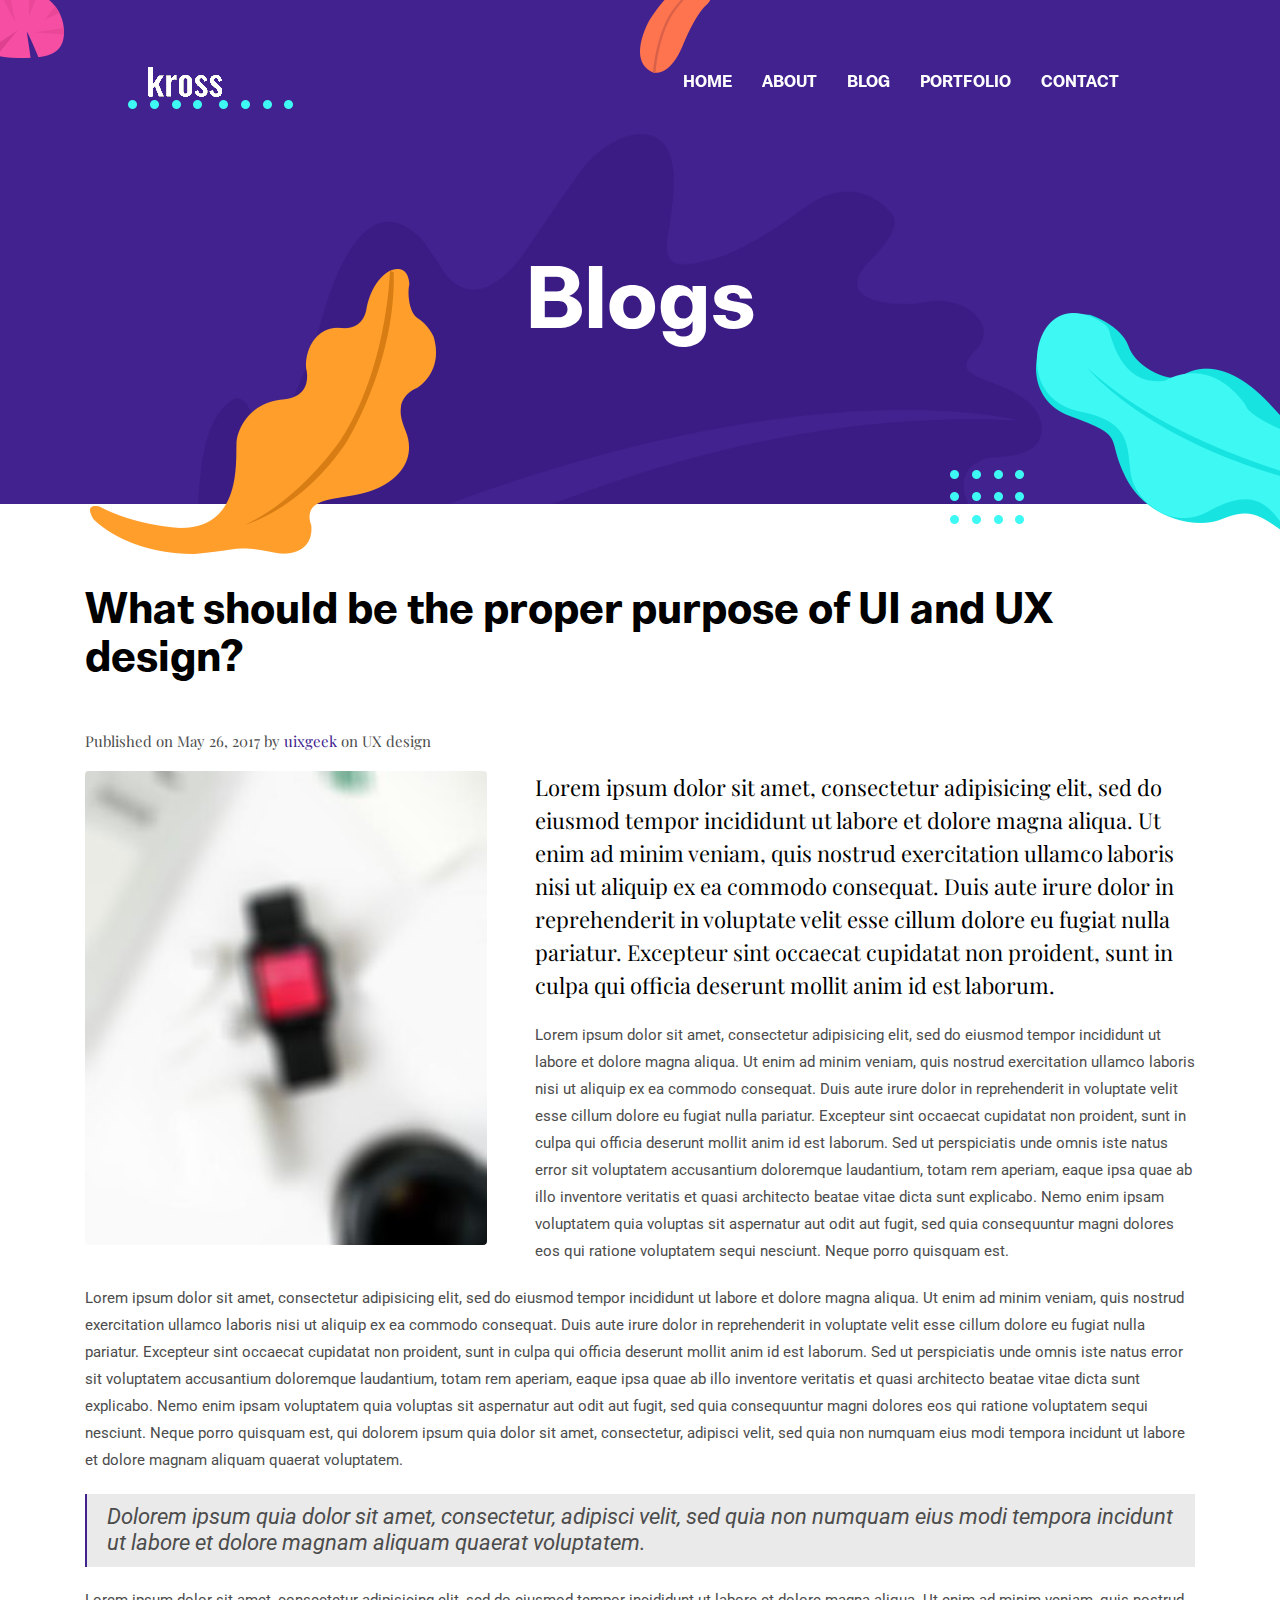
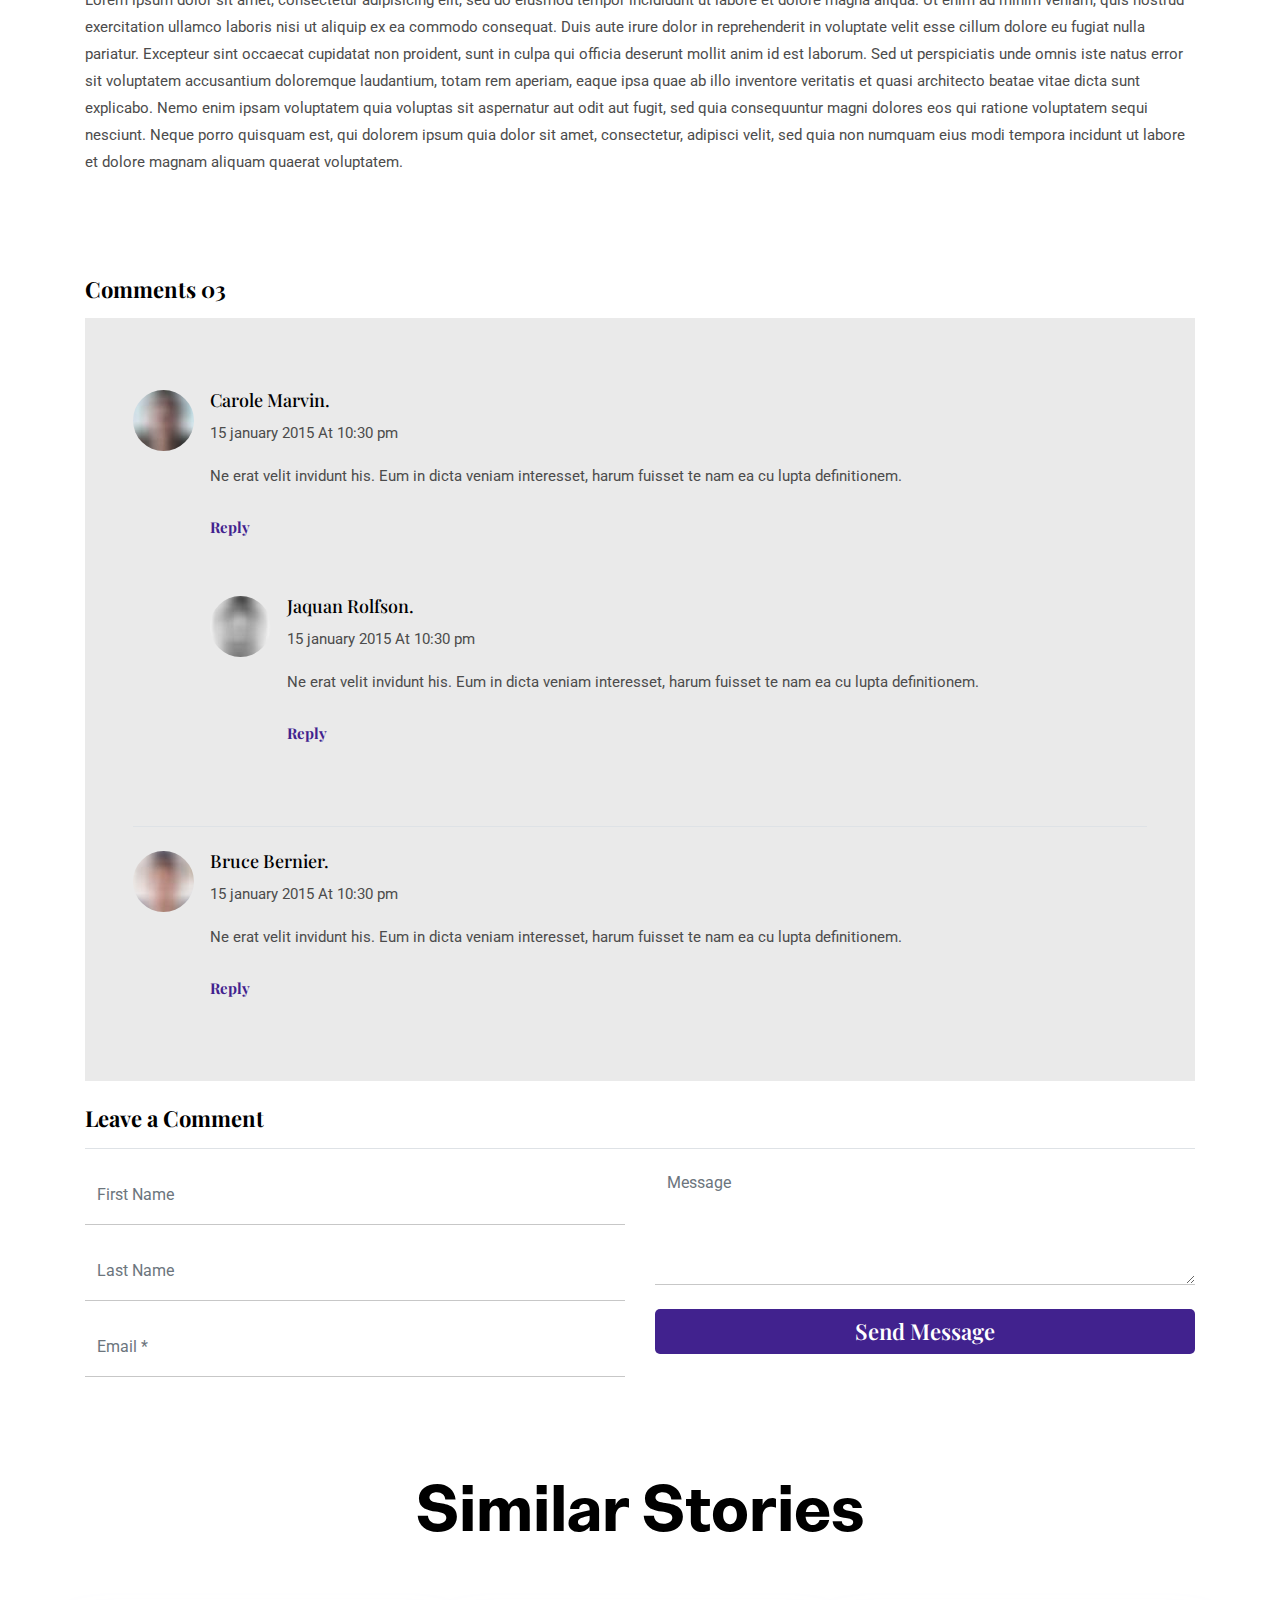
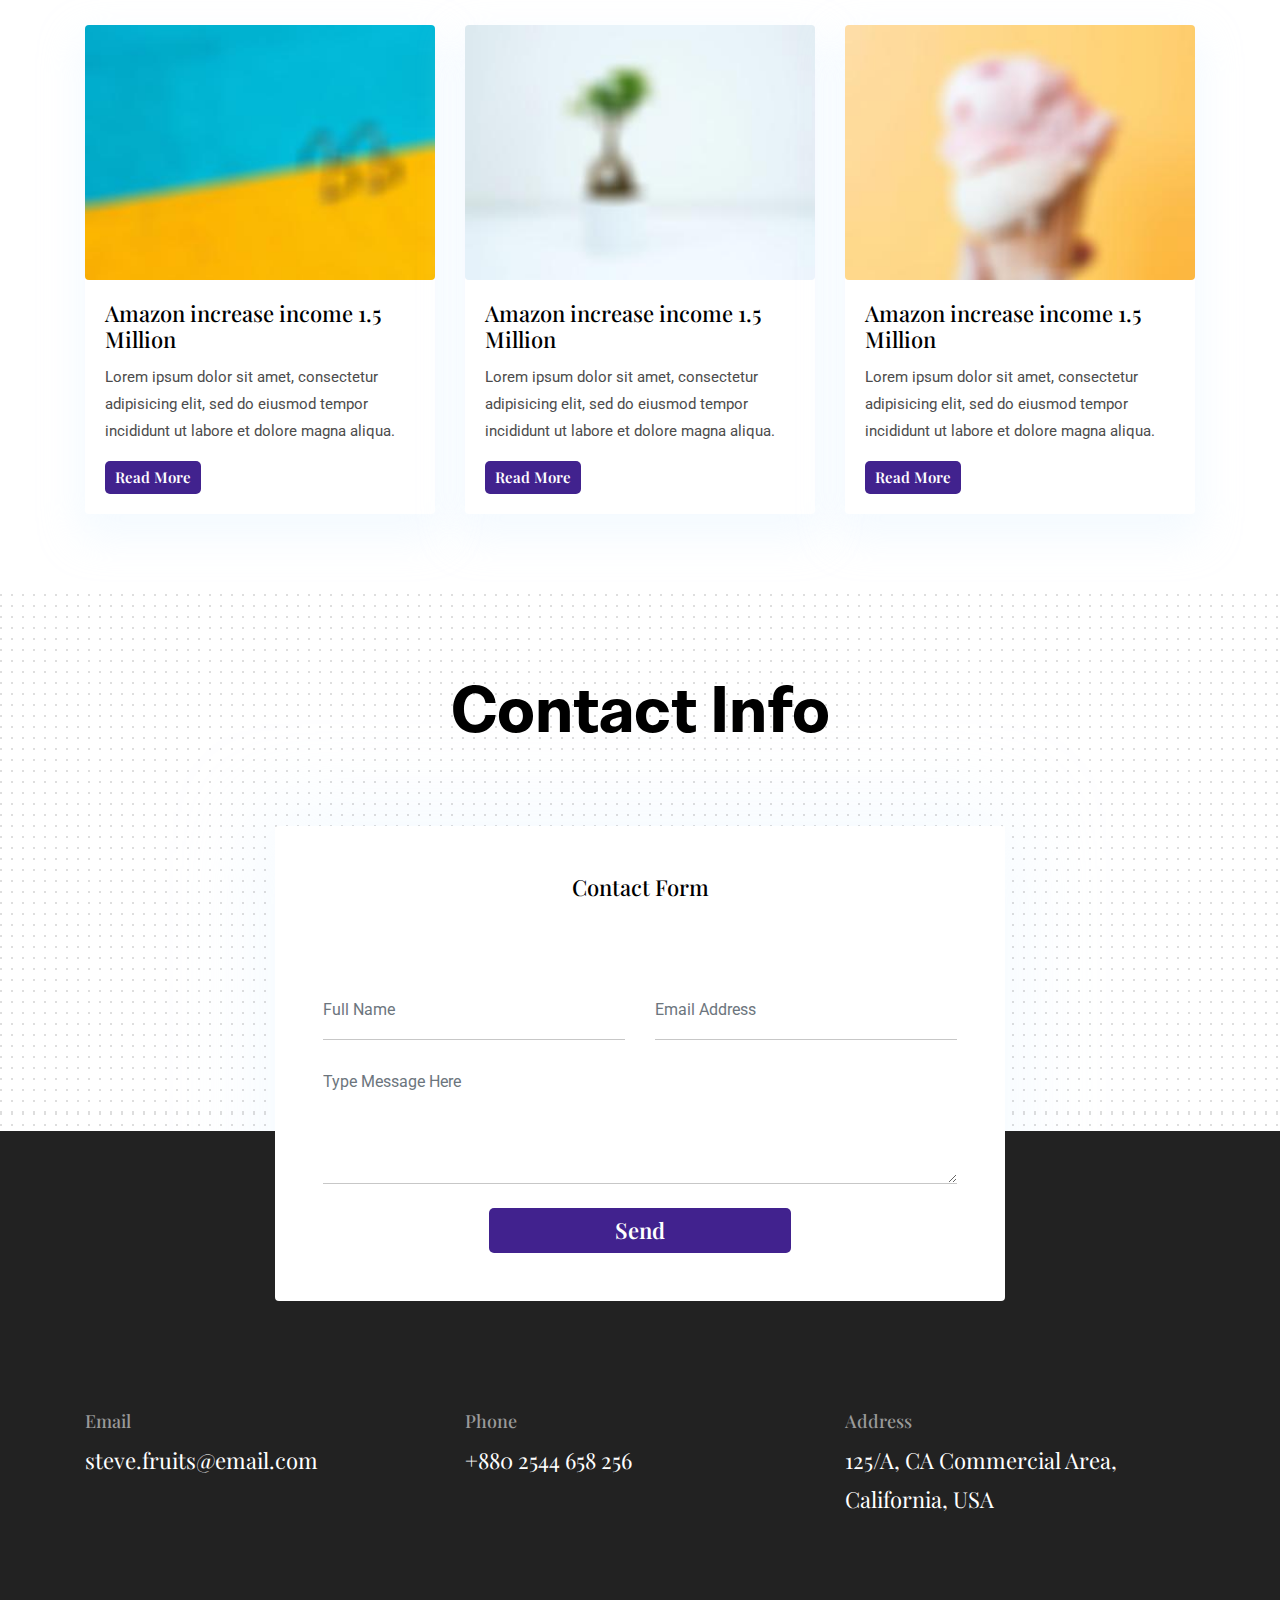
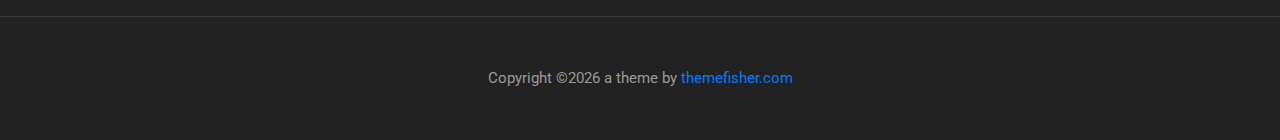
<file: blog-single.html>
<!DOCTYPE html>
<html lang="zxx">

<head>
  <meta charset="utf-8">
  <title>Portfolio Template</title>

  <!-- mobile responsive meta -->
  <meta name="viewport" content="width=device-width, initial-scale=1">
  <meta name="viewport" content="width=device-width, initial-scale=1, maximum-scale=1">
  
  <!-- ** Plugins Needed for the Project ** -->
  <!-- Bootstrap -->
  <link rel="stylesheet" href="plugins/bootstrap/bootstrap.min.css">
  <!-- slick slider -->
  <link rel="stylesheet" href="plugins/slick/slick.css">
  <!-- themefy-icon -->
  <link rel="stylesheet" href="plugins/themify-icons/themify-icons.css">

  <!-- Main Stylesheet -->
  <link href="css/style.css" rel="stylesheet">
  
  <!--Favicon-->
  <link rel="shortcut icon" href="images/favicon.ico" type="image/x-icon">
  <link rel="icon" href="images/favicon.ico" type="image/x-icon">

</head>

<body>
  

<header class="navigation fixed-top">
  <nav class="navbar navbar-expand-lg navbar-dark">
    <a class="navbar-brand font-tertiary h3" href="index.html"><img src="images/logo.png" alt="Myself"></a>
    <button class="navbar-toggler" type="button" data-toggle="collapse" data-target="#navigation"
      aria-controls="navigation" aria-expanded="false" aria-label="Toggle navigation">
      <span class="navbar-toggler-icon"></span>
    </button>

    <div class="collapse navbar-collapse text-center" id="navigation">
      <ul class="navbar-nav ml-auto">
        <li class="nav-item active">
          <a class="nav-link" href="index.html">Home</a>
        </li>
        <li class="nav-item">
          <a class="nav-link" href="about.html">about</a>
        </li>
        <li class="nav-item">
          <a class="nav-link" href="blog.html">Blog</a>
        </li>
        <li class="nav-item">
          <a class="nav-link" href="portfolio.html">Portfolio</a>
        </li>
        <li class="nav-item">
          <a class="nav-link" href="contact.html">Contact</a>
        </li>
      </ul>
    </div>
  </nav>
</header>

<!-- page title -->
<section class="page-title bg-primary position-relative">
  <div class="container">
    <div class="row">
      <div class="col-12 text-center">
        <h1 class="text-white font-tertiary">Blogs</h1>
      </div>
    </div>
  </div>
  <!-- background shapes -->
  <img src="images/illustrations/page-title.png" alt="illustrations" class="bg-shape-1 w-100">
  <img src="images/illustrations/leaf-pink-round.png" alt="illustrations" class="bg-shape-2">
  <img src="images/illustrations/dots-cyan.png" alt="illustrations" class="bg-shape-3">
  <img src="images/illustrations/leaf-orange.png" alt="illustrations" class="bg-shape-4">
  <img src="images/illustrations/leaf-yellow.png" alt="illustrations" class="bg-shape-5">
  <img src="images/illustrations/dots-group-cyan.png" alt="illustrations" class="bg-shape-6">
  <img src="images/illustrations/leaf-cyan-lg.png" alt="illustrations" class="bg-shape-7">
</section>
<!-- /page title -->

<section class="section">
  <div class="container">
    <div class="row">
      <div class="col-lg-12">
        <h3 class="font-tertiary mb-5">What should be the proper purpose of UI and UX design?</h3>
        <p class="font-secondary">Published on May 26, 2017 by <span class="text-primary">uixgeek</span
            class="text-primary"> on <span>UX design</span></p>
        <div class="content">
          <img src="images/blog/post-1.jpg" alt="post-thumb" class="img-fluid rounded float-left mr-5 mb-4">
          <strong>Lorem ipsum dolor sit amet, consectetur adipisicing elit, sed do eiusmod tempor incididunt ut labore
            et dolore magna aliqua. Ut enim ad minim veniam, quis nostrud exercitation ullamco laboris nisi ut aliquip
            ex ea commodo consequat. Duis aute irure dolor in reprehenderit in voluptate velit esse cillum dolore eu
            fugiat nulla pariatur. Excepteur sint occaecat cupidatat non proident, sunt in culpa qui officia deserunt
            mollit anim id est laborum.</strong>
          <p>Lorem ipsum dolor sit amet, consectetur adipisicing elit, sed do eiusmod tempor incididunt ut labore et
            dolore magna aliqua. Ut enim ad minim veniam, quis nostrud exercitation ullamco laboris nisi ut aliquip ex
            ea commodo consequat. Duis aute irure dolor in reprehenderit in voluptate velit esse cillum dolore eu fugiat
            nulla pariatur. Excepteur sint occaecat cupidatat non proident, sunt in culpa qui officia deserunt mollit
            anim id est laborum. Sed ut perspiciatis unde omnis iste natus error sit voluptatem accusantium doloremque
            laudantium, totam rem aperiam, eaque ipsa quae ab illo inventore veritatis et quasi architecto beatae vitae
            dicta sunt explicabo. Nemo enim ipsam voluptatem quia voluptas sit aspernatur aut odit aut fugit, sed quia
            consequuntur magni dolores eos qui ratione voluptatem sequi nesciunt. Neque porro quisquam est.</p>
          <p>Lorem ipsum dolor sit amet, consectetur adipisicing elit, sed do eiusmod tempor incididunt ut labore et
            dolore magna aliqua. Ut enim ad minim veniam, quis nostrud exercitation ullamco laboris nisi ut aliquip ex
            ea commodo consequat. Duis aute irure dolor in reprehenderit in voluptate velit esse cillum dolore eu fugiat
            nulla pariatur. Excepteur sint occaecat cupidatat non proident, sunt in culpa qui officia deserunt mollit
            anim id est laborum. Sed ut perspiciatis unde omnis iste natus error sit voluptatem accusantium doloremque
            laudantium, totam rem aperiam, eaque ipsa quae ab illo inventore veritatis et quasi architecto beatae vitae
            dicta sunt explicabo. Nemo enim ipsam voluptatem quia voluptas sit aspernatur aut odit aut fugit, sed quia
            consequuntur magni dolores eos qui ratione voluptatem sequi nesciunt. Neque porro quisquam est, qui dolorem
            ipsum quia dolor sit amet, consectetur, adipisci velit, sed quia non numquam eius modi tempora incidunt ut
            labore et dolore magnam aliquam quaerat voluptatem.</p>
          <blockquote>Dolorem ipsum quia dolor sit amet, consectetur, adipisci velit, sed quia non numquam eius modi
            tempora incidunt ut labore et dolore magnam aliquam quaerat voluptatem.</blockquote>
          <p>Lorem ipsum dolor sit amet, consectetur adipisicing elit, sed do eiusmod tempor incididunt ut labore et
            dolore magna aliqua. Ut enim ad minim veniam, quis nostrud exercitation ullamco laboris nisi ut aliquip ex
            ea commodo consequat. Duis aute irure dolor in reprehenderit in voluptate velit esse cillum dolore eu fugiat
            nulla pariatur. Excepteur sint occaecat cupidatat non proident, sunt in culpa qui officia deserunt mollit
            anim id est laborum. Sed ut perspiciatis unde omnis iste natus error sit voluptatem accusantium doloremque
            laudantium, totam rem aperiam, eaque ipsa quae ab illo inventore veritatis et quasi architecto beatae vitae
            dicta sunt explicabo. Nemo enim ipsam voluptatem quia voluptas sit aspernatur aut odit aut fugit, sed quia
            consequuntur magni dolores eos qui ratione voluptatem sequi nesciunt. Neque porro quisquam est, qui dolorem
            ipsum quia dolor sit amet, consectetur, adipisci velit, sed quia non numquam eius modi tempora incidunt ut
            labore et dolore magnam aliquam quaerat voluptatem.</p>
        </div>
      </div>
    </div>
  </div>
</section>

<section>
  <div class="container">
    <div class="row">
      <div class="col-lg-12">
        <h4 class="font-weight-bold mb-3">Comments 03</h4>
        <div class="bg-gray p-5 mb-4">
          <div class="media border-bottom py-4">
            <img src="images/user-1.jpg" class="img-fluid align-self-start rounded-circle mr-3" alt="">
            <div class="media-body">
              <h5 class="mt-0">Carole Marvin.</h5>
              <p>15 january 2015 At 10:30 pm</p>
              <p>Ne erat velit invidunt his. Eum in dicta veniam interesset, harum fuisset te nam ea cu lupta
                definitionem.</p>
              <a href="#" class="btn btn-transparent btn-sm pl-0">Reply</a>
              <div class="media my-5">
                <img src="images/user-2.jpg" class="img-fluid align-self-start rounded-circle mr-3" alt="">
                <div class="media-body">
                  <h5 class="mt-0">Jaquan Rolfson.</h5>
                  <p>15 january 2015 At 10:30 pm</p>
                  <p>Ne erat velit invidunt his. Eum in dicta veniam interesset, harum fuisset te nam ea cu lupta
                    definitionem.</p>
                  <a href="#" class="btn btn-transparent btn-sm pl-0">Reply</a>
                </div>
              </div>
            </div>
          </div>
          <div class="media py-4">
            <img src="images/user-3.jpg" class="img-fluid align-self-start rounded-circle mr-3" alt="">
            <div class="media-body">
              <h5 class="mt-0">Bruce Bernier.</h5>
              <p>15 january 2015 At 10:30 pm</p>
              <p>Ne erat velit invidunt his. Eum in dicta veniam interesset, harum fuisset te nam ea cu lupta
                definitionem.</p>
              <a href="#" class="btn btn-transparent btn-sm pl-0">Reply</a>
            </div>
          </div>
        </div>
        <h4 class="font-weight-bold mb-3 border-bottom pb-3">Leave a Comment</h4>
        <form action="#" class="row">
          <div class="col-md-6">
            <input type="text" class="form-control mb-3" placeholder="First Name" name="fname" id="fname">
            <input type="text" class="form-control mb-3" placeholder="Last Name" name="lname" id="lname">
            <input type="text" class="form-control mb-3" placeholder="Email *" name="mail" id="mail">
          </div>
          <div class="col-md-6">
            <textarea name="comment" id="comment" placeholder="Message" class="form-control mb-4"></textarea>
            <button type="submit" class="btn btn-primary w-100">Send Message</button>
          </div>
        </form>
      </div>
    </div>
  </div>
</section>

<!-- blog -->
<section class="section">
  <div class="container">
    <div class="row">
      <div class="col-12 text-center">
        <h2 class="section-title">Similar Stories</h2>
      </div>
      <div class="col-lg-4 col-sm-6 mb-4 mb-lg-0">
        <article class="card shadow">
          <img class="rounded card-img-top" src="images/blog/post-3.jpg" alt="post-thumb">
          <div class="card-body">
            <h4 class="card-title"><a class="text-dark" href="blog-single.html">Amazon increase income 1.5 Million</a>
            </h4>
            <p class="cars-text">Lorem ipsum dolor sit amet, consectetur adipisicing elit, sed do eiusmod tempor
              incididunt ut labore et
              dolore magna aliqua.</p>
            <a href="blog-single.html" class="btn btn-xs btn-primary">Read More</a>
          </div>
        </article>
      </div>
      <div class="col-lg-4 col-sm-6 mb-4 mb-lg-0">
        <article class="card shadow">
          <img class="rounded card-img-top" src="images/blog/post-4.jpg" alt="post-thumb">
          <div class="card-body">
            <h4 class="card-title"><a class="text-dark" href="blog-single.html">Amazon increase income 1.5 Million</a>
            </h4>
            <p class="cars-text">Lorem ipsum dolor sit amet, consectetur adipisicing elit, sed do eiusmod tempor
              incididunt ut labore et
              dolore magna aliqua.</p>
            <a href="blog-single.html" class="btn btn-xs btn-primary">Read More</a>
          </div>
        </article>
      </div>
      <div class="col-lg-4 col-sm-6 mb-4 mb-lg-0">
        <article class="card shadow">
          <img class="rounded card-img-top" src="images/blog/post-2.jpg" alt="post-thumb">
          <div class="card-body">
            <h4 class="card-title"><a class="text-dark" href="blog-single.html">Amazon increase income 1.5 Million</a>
            </h4>
            <p class="cars-text">Lorem ipsum dolor sit amet, consectetur adipisicing elit, sed do eiusmod tempor
              incididunt ut labore et
              dolore magna aliqua.</p>
            <a href="blog-single.html" class="btn btn-xs btn-primary">Read More</a>
          </div>
        </article>
      </div>
    </div>
  </div>
</section>
<!-- /blog -->

<!-- contact -->
<section class="section section-on-footer" data-background="images/backgrounds/bg-dots.png">
  <div class="container">
    <div class="row">
      <div class="col-12 text-center">
        <h2 class="section-title">Contact Info</h2>
      </div>
      <div class="col-lg-8 mx-auto">
        <div class="bg-white rounded text-center p-5 shadow-down">
          <h4 class="mb-80">Contact Form</h4>
          <form action="#" class="row">
            <div class="col-md-6">
              <input type="text" id="name" name="name" placeholder="Full Name" class="form-control px-0 mb-4">
            </div>
            <div class="col-md-6">
              <input type="email" id="email" name="email" placeholder="Email Address" class="form-control px-0 mb-4">
            </div>
            <div class="col-12">
              <textarea name="message" id="message" class="form-control px-0 mb-4"
                placeholder="Type Message Here"></textarea>
            </div>
            <div class="col-lg-6 col-10 mx-auto">
              <button class="btn btn-primary w-100">send</button>
            </div>
          </form>
        </div>
      </div>
    </div>
  </div>
</section>
<!-- /contact -->

<!-- footer -->
<footer class="bg-dark footer-section">
  <div class="section">
    <div class="container">
      <div class="row">
        <div class="col-md-4">
          <h5 class="text-light">Email</h5>
          <p class="text-white paragraph-lg font-secondary">steve.fruits@email.com</p>
        </div>
        <div class="col-md-4">
          <h5 class="text-light">Phone</h5>
          <p class="text-white paragraph-lg font-secondary">+880 2544 658 256</p>
        </div>
        <div class="col-md-4">
          <h5 class="text-light">Address</h5>
          <p class="text-white paragraph-lg font-secondary">125/A, CA Commercial Area, California, USA</p>
        </div>
      </div>
    </div>
  </div>
  <div class="border-top text-center border-dark py-5">
    <p class="mb-0 text-light">Copyright ©<script>
        var CurrentYear = new Date().getFullYear()
        document.write(CurrentYear)
      </script> a theme by <a href="themefisher.com">themefisher.com</a></p>
  </div>
</footer>
<!-- /footer -->

<!-- jQuery -->
<script src="plugins/jQuery/jquery.min.js"></script>
<!-- Bootstrap JS -->
<script src="plugins/bootstrap/bootstrap.min.js"></script>
<!-- slick slider -->
<script src="plugins/slick/slick.min.js"></script>
<!-- filter -->
<script src="plugins/shuffle/shuffle.min.js"></script>

<!-- Main Script -->
<script src="js/script.js"></script>

</body>
</html>
</file>
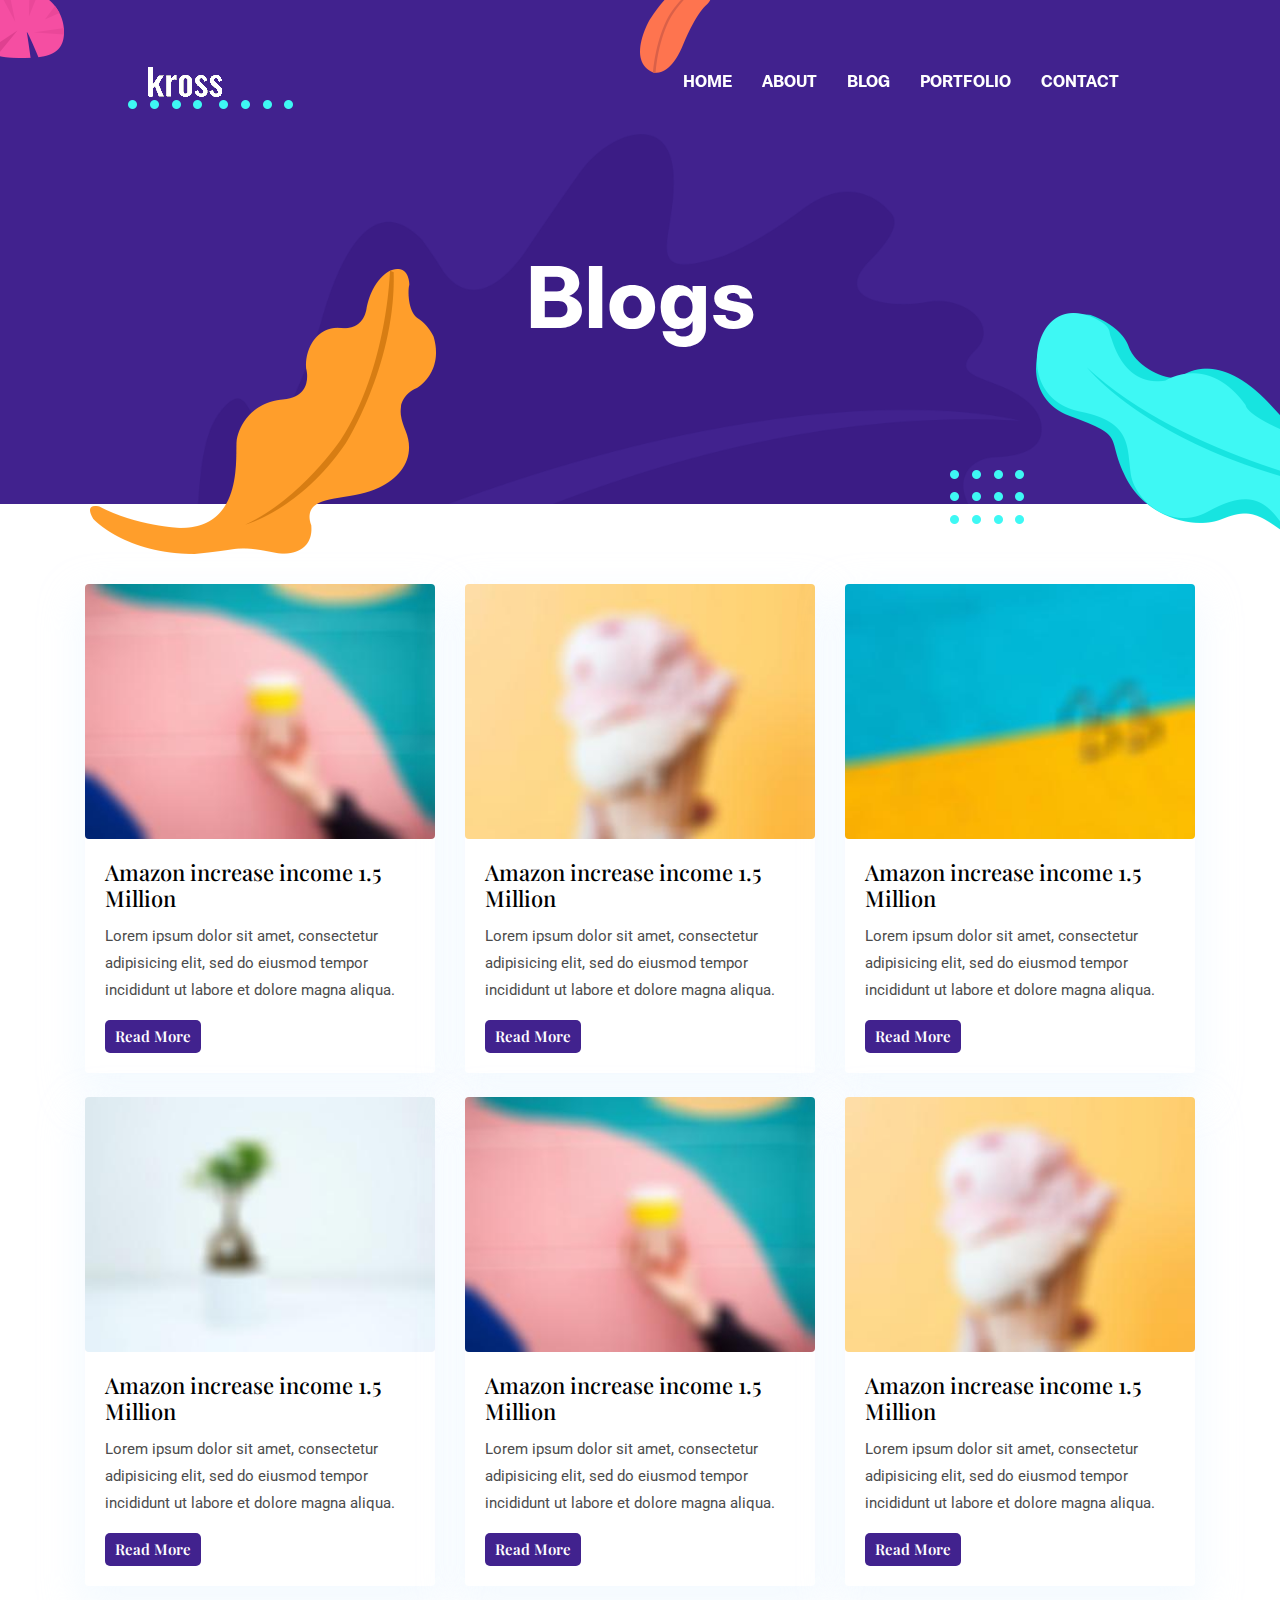
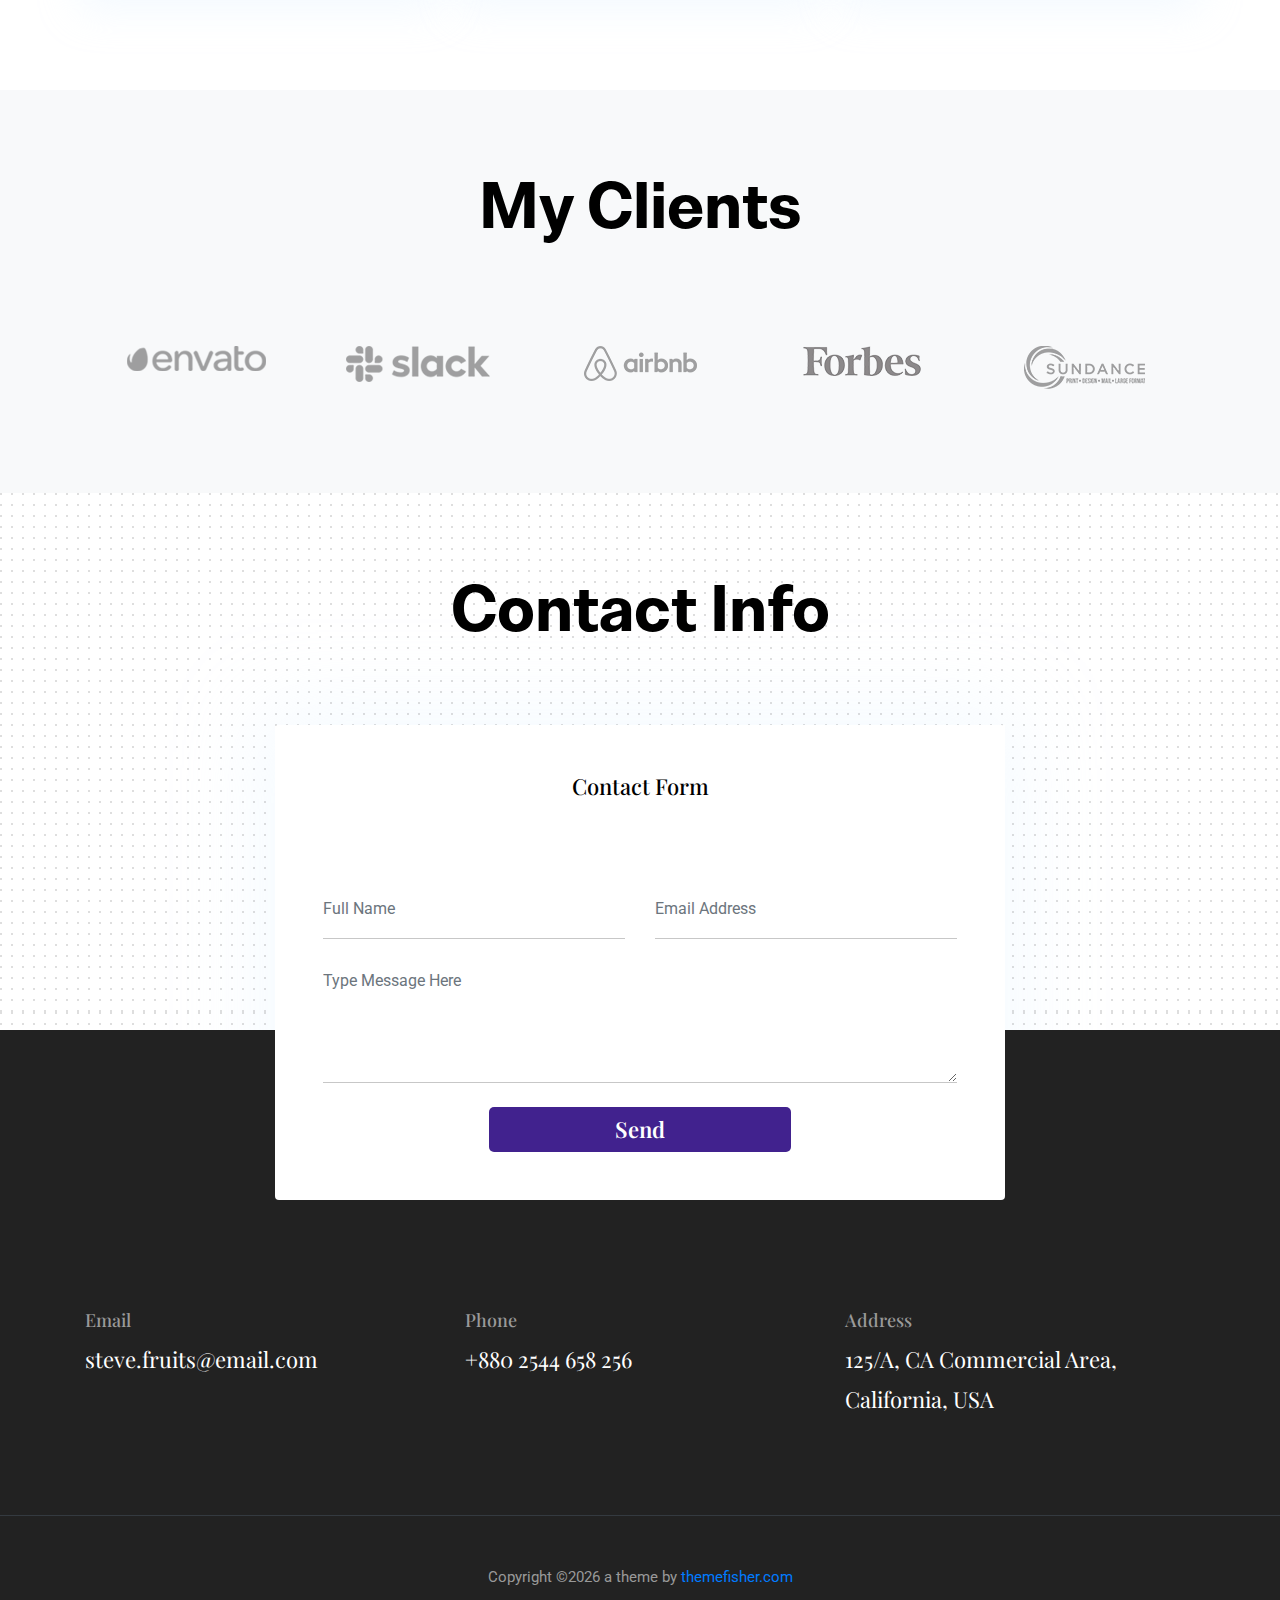
<file: blog.html>
<!DOCTYPE html>
<html lang="zxx">

<head>
  <meta charset="utf-8">
  <title>Portfolio Template</title>

  <!-- mobile responsive meta -->
  <meta name="viewport" content="width=device-width, initial-scale=1">
  <meta name="viewport" content="width=device-width, initial-scale=1, maximum-scale=1">
  
  <!-- ** Plugins Needed for the Project ** -->
  <!-- Bootstrap -->
  <link rel="stylesheet" href="plugins/bootstrap/bootstrap.min.css">
  <!-- slick slider -->
  <link rel="stylesheet" href="plugins/slick/slick.css">
  <!-- themefy-icon -->
  <link rel="stylesheet" href="plugins/themify-icons/themify-icons.css">

  <!-- Main Stylesheet -->
  <link href="css/style.css" rel="stylesheet">
  
  <!--Favicon-->
  <link rel="shortcut icon" href="images/favicon.ico" type="image/x-icon">
  <link rel="icon" href="images/favicon.ico" type="image/x-icon">

</head>

<body>
  

<header class="navigation fixed-top">
  <nav class="navbar navbar-expand-lg navbar-dark">
    <a class="navbar-brand font-tertiary h3" href="index.html"><img src="images/logo.png" alt="Myself"></a>
    <button class="navbar-toggler" type="button" data-toggle="collapse" data-target="#navigation"
      aria-controls="navigation" aria-expanded="false" aria-label="Toggle navigation">
      <span class="navbar-toggler-icon"></span>
    </button>

    <div class="collapse navbar-collapse text-center" id="navigation">
      <ul class="navbar-nav ml-auto">
        <li class="nav-item active">
          <a class="nav-link" href="index.html">Home</a>
        </li>
        <li class="nav-item">
          <a class="nav-link" href="about.html">about</a>
        </li>
        <li class="nav-item">
          <a class="nav-link" href="blog.html">Blog</a>
        </li>
        <li class="nav-item">
          <a class="nav-link" href="portfolio.html">Portfolio</a>
        </li>
        <li class="nav-item">
          <a class="nav-link" href="contact.html">Contact</a>
        </li>
      </ul>
    </div>
  </nav>
</header>

<!-- page title -->
<section class="page-title bg-primary position-relative">
  <div class="container">
    <div class="row">
      <div class="col-12 text-center">
        <h1 class="text-white font-tertiary">Blogs</h1>
      </div>
    </div>
  </div>
  <!-- background shapes -->
  <img src="images/illustrations/page-title.png" alt="illustrations" class="bg-shape-1 w-100">
  <img src="images/illustrations/leaf-pink-round.png" alt="illustrations" class="bg-shape-2">
  <img src="images/illustrations/dots-cyan.png" alt="illustrations" class="bg-shape-3">
  <img src="images/illustrations/leaf-orange.png" alt="illustrations" class="bg-shape-4">
  <img src="images/illustrations/leaf-yellow.png" alt="illustrations" class="bg-shape-5">
  <img src="images/illustrations/dots-group-cyan.png" alt="illustrations" class="bg-shape-6">
  <img src="images/illustrations/leaf-cyan-lg.png" alt="illustrations" class="bg-shape-7">
</section>
<!-- /page title -->

<!-- blog -->
<section class="section">
  <div class="container">
    <div class="row">
        <div class="col-lg-4 col-sm-6 mb-4">
          <article class="card shadow">
            <img class="rounded card-img-top" src="images/blog/post-5.jpg" alt="post-thumb">
            <div class="card-body">
              <h4 class="card-title"><a class="text-dark" href="blog-single.html">Amazon increase income 1.5 Million</a>
              </h4>
              <p class="cars-text">Lorem ipsum dolor sit amet, consectetur adipisicing elit, sed do eiusmod tempor
                incididunt ut labore et
                dolore magna aliqua.</p>
              <a href="blog-single.html" class="btn btn-xs btn-primary">Read More</a>
            </div>
          </article>
        </div>
      <div class="col-lg-4 col-sm-6 mb-4">
        <article class="card shadow">
          <img class="rounded card-img-top" src="images/blog/post-2.jpg" alt="post-thumb">
          <div class="card-body">
            <h4 class="card-title"><a class="text-dark" href="blog-single.html">Amazon increase income 1.5 Million</a>
            </h4>
            <p class="cars-text">Lorem ipsum dolor sit amet, consectetur adipisicing elit, sed do eiusmod tempor
              incididunt ut labore et
              dolore magna aliqua.</p>
            <a href="blog-single.html" class="btn btn-xs btn-primary">Read More</a>
          </div>
        </article>
      </div>
      <div class="col-lg-4 col-sm-6 mb-4">
        <article class="card shadow">
          <img class="rounded card-img-top" src="images/blog/post-3.jpg" alt="post-thumb">
          <div class="card-body">
            <h4 class="card-title"><a class="text-dark" href="blog-single.html">Amazon increase income 1.5 Million</a>
            </h4>
            <p class="cars-text">Lorem ipsum dolor sit amet, consectetur adipisicing elit, sed do eiusmod tempor
              incididunt ut labore et
              dolore magna aliqua.</p>
            <a href="blog-single.html" class="btn btn-xs btn-primary">Read More</a>
          </div>
        </article>
      </div>
      <div class="col-lg-4 col-sm-6 mb-4">
        <article class="card shadow">
          <img class="rounded card-img-top" src="images/blog/post-4.jpg" alt="post-thumb">
          <div class="card-body">
            <h4 class="card-title"><a class="text-dark" href="blog-single.html">Amazon increase income 1.5 Million</a>
            </h4>
            <p class="cars-text">Lorem ipsum dolor sit amet, consectetur adipisicing elit, sed do eiusmod tempor
              incididunt ut labore et
              dolore magna aliqua.</p>
            <a href="blog-single.html" class="btn btn-xs btn-primary">Read More</a>
          </div>
        </article>
      </div>
      <div class="col-lg-4 col-sm-6 mb-4">
        <article class="card shadow">
          <img class="rounded card-img-top" src="images/blog/post-5.jpg" alt="post-thumb">
          <div class="card-body">
            <h4 class="card-title"><a class="text-dark" href="blog-single.html">Amazon increase income 1.5 Million</a>
            </h4>
            <p class="cars-text">Lorem ipsum dolor sit amet, consectetur adipisicing elit, sed do eiusmod tempor
              incididunt ut labore et
              dolore magna aliqua.</p>
            <a href="blog-single.html" class="btn btn-xs btn-primary">Read More</a>
          </div>
        </article>
      </div>
      <div class="col-lg-4 col-sm-6 mb-4">
        <article class="card shadow">
          <img class="rounded card-img-top" src="images/blog/post-2.jpg" alt="post-thumb">
          <div class="card-body">
            <h4 class="card-title"><a class="text-dark" href="blog-single.html">Amazon increase income 1.5 Million</a>
            </h4>
            <p class="cars-text">Lorem ipsum dolor sit amet, consectetur adipisicing elit, sed do eiusmod tempor
              incididunt ut labore et
              dolore magna aliqua.</p>
            <a href="blog-single.html" class="btn btn-xs btn-primary">Read More</a>
          </div>
        </article>
      </div>
    </div>
  </div>
</section>
<!-- /blog -->

<!-- clients -->
<section class="section bg-light">
  <div class="container">
    <div class="row">
      <div class="col-12 text-center">
        <h2 class="section-title">My Clients</h2>
      </div>
    </div>
    <div class="row">
      <div class="col-12">
        <div class="client-logo-slider d-flex align-items-center">
          <a href="#" class="text-center d-block outline-0 p-4"><img class="d-unset img-fluid"
              src="images/clients-logo/client-logo-1.png" alt="client-logo"></a>
          <a href="#" class="text-center d-block outline-0 p-4"><img class="d-unset img-fluid"
              src="images/clients-logo/client-logo-2.png" alt="client-logo"></a>
          <a href="#" class="text-center d-block outline-0 p-4"><img class="d-unset img-fluid"
              src="images/clients-logo/client-logo-3.png" alt="client-logo"></a>
          <a href="#" class="text-center d-block outline-0 p-4"><img class="d-unset img-fluid"
              src="images/clients-logo/client-logo-4.png" alt="client-logo"></a>
          <a href="#" class="text-center d-block outline-0 p-4"><img class="d-unset img-fluid"
              src="images/clients-logo/client-logo-5.png" alt="client-logo"></a>
          <a href="#" class="text-center d-block outline-0 p-4"><img class="d-unset img-fluid"
              src="images/clients-logo/client-logo-1.png" alt="client-logo"></a>
          <a href="#" class="text-center d-block outline-0 p-4"><img class="d-unset img-fluid"
              src="images/clients-logo/client-logo-2.png" alt="client-logo"></a>
          <a href="#" class="text-center d-block outline-0 p-4"><img class="d-unset img-fluid"
              src="images/clients-logo/client-logo-3.png" alt="client-logo"></a>
          <a href="#" class="text-center d-block outline-0 p-4"><img class="d-unset img-fluid"
              src="images/clients-logo/client-logo-4.png" alt="client-logo"></a>
          <a href="#" class="text-center d-block outline-0 p-4"><img class="d-unset img-fluid"
              src="images/clients-logo/client-logo-5.png" alt="client-logo"></a>
        </div>
      </div>
    </div>
  </div>
</section>
<!-- /clients -->

<!-- contact -->
<section class="section section-on-footer" data-background="images/backgrounds/bg-dots.png">
  <div class="container">
    <div class="row">
      <div class="col-12 text-center">
        <h2 class="section-title">Contact Info</h2>
      </div>
      <div class="col-lg-8 mx-auto">
        <div class="bg-white rounded text-center p-5 shadow-down">
          <h4 class="mb-80">Contact Form</h4>
          <form action="#" class="row">
            <div class="col-md-6">
              <input type="text" id="name" name="name" placeholder="Full Name" class="form-control px-0 mb-4">
            </div>
            <div class="col-md-6">
              <input type="email" id="email" name="email" placeholder="Email Address" class="form-control px-0 mb-4">
            </div>
            <div class="col-12">
              <textarea name="message" id="message" class="form-control px-0 mb-4"
                placeholder="Type Message Here"></textarea>
            </div>
            <div class="col-lg-6 col-10 mx-auto">
              <button class="btn btn-primary w-100">send</button>
            </div>
          </form>
        </div>
      </div>
    </div>
  </div>
</section>
<!-- /contact -->

<!-- footer -->
<footer class="bg-dark footer-section">
  <div class="section">
    <div class="container">
      <div class="row">
        <div class="col-md-4">
          <h5 class="text-light">Email</h5>
          <p class="text-white paragraph-lg font-secondary">steve.fruits@email.com</p>
        </div>
        <div class="col-md-4">
          <h5 class="text-light">Phone</h5>
          <p class="text-white paragraph-lg font-secondary">+880 2544 658 256</p>
        </div>
        <div class="col-md-4">
          <h5 class="text-light">Address</h5>
          <p class="text-white paragraph-lg font-secondary">125/A, CA Commercial Area, California, USA</p>
        </div>
      </div>
    </div>
  </div>
  <div class="border-top text-center border-dark py-5">
    <p class="mb-0 text-light">Copyright ©<script>
        var CurrentYear = new Date().getFullYear()
        document.write(CurrentYear)
      </script> a theme by <a href="themefisher.com">themefisher.com</a></p>
  </div>
</footer>
<!-- /footer -->

<!-- jQuery -->
<script src="plugins/jQuery/jquery.min.js"></script>
<!-- Bootstrap JS -->
<script src="plugins/bootstrap/bootstrap.min.js"></script>
<!-- slick slider -->
<script src="plugins/slick/slick.min.js"></script>
<!-- filter -->
<script src="plugins/shuffle/shuffle.min.js"></script>

<!-- Main Script -->
<script src="js/script.js"></script>

</body>
</html>
</file>
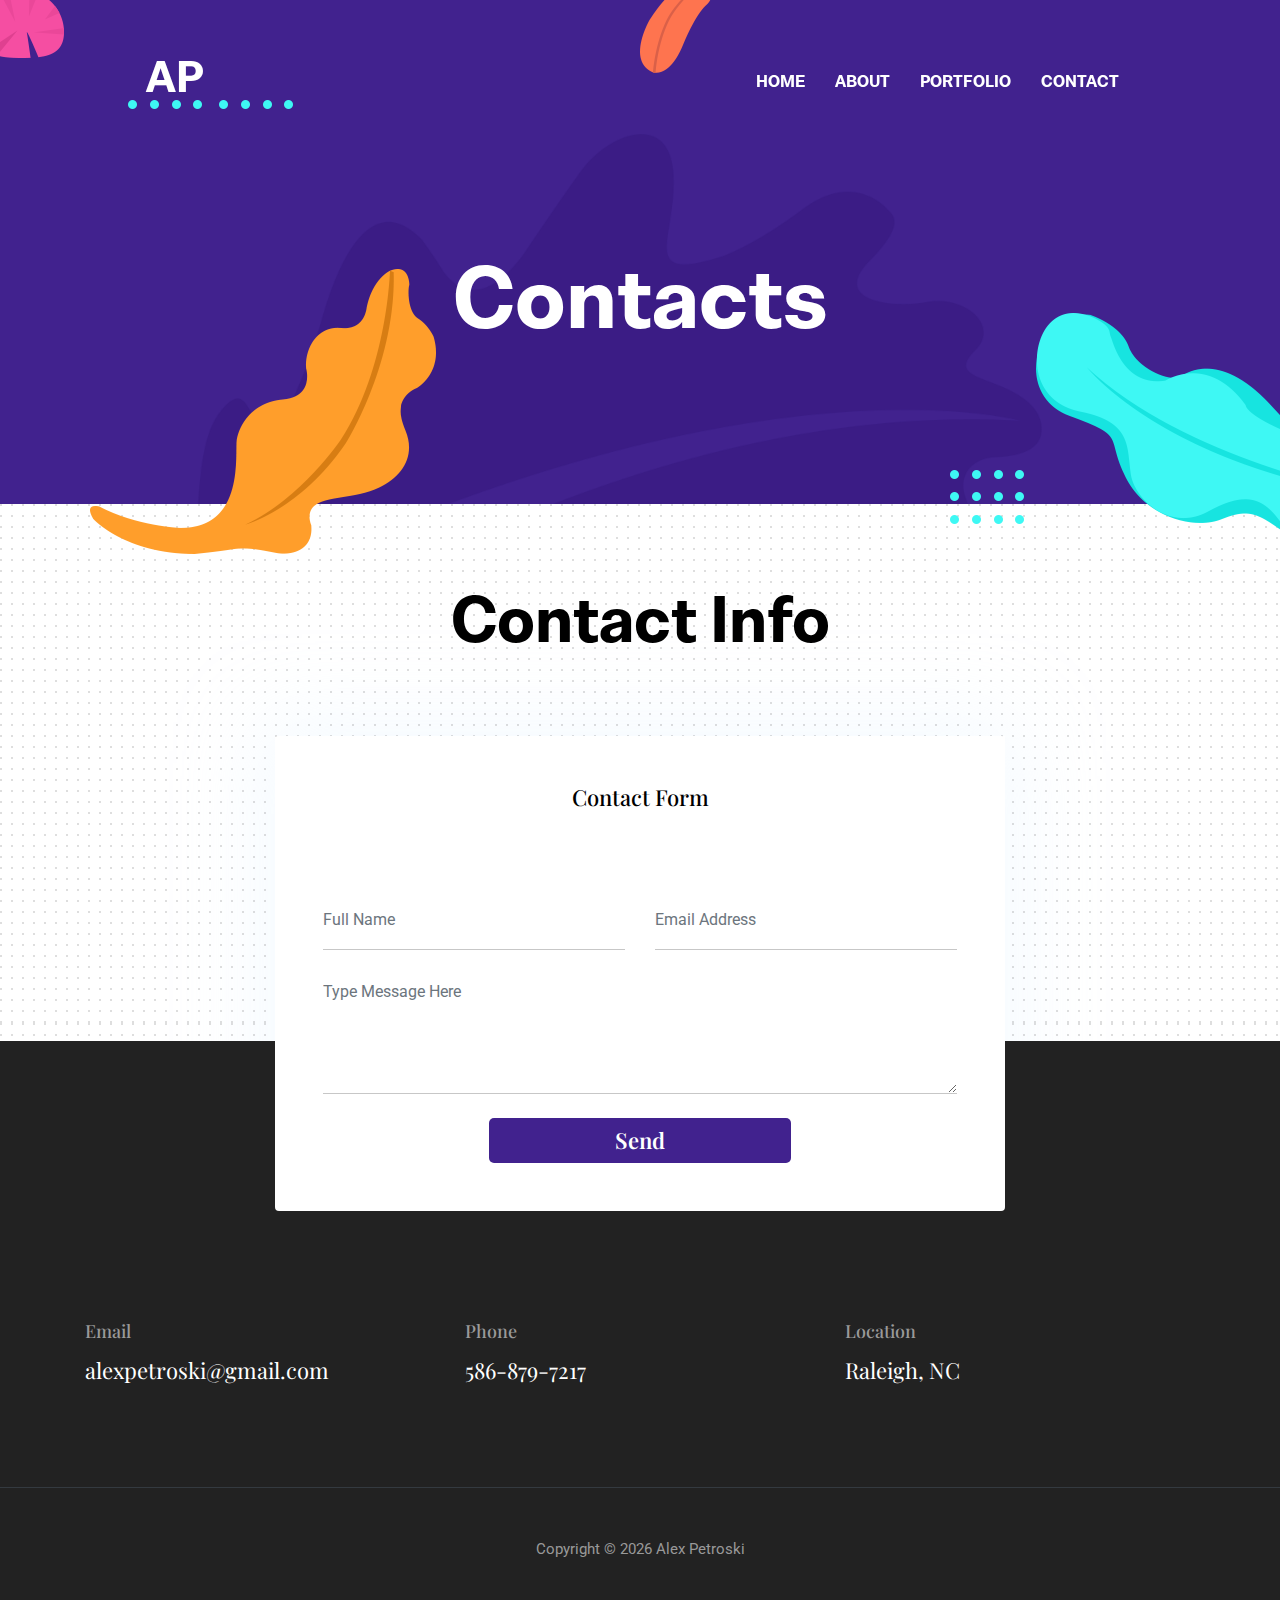
<file: contact.html>
<!DOCTYPE html>
<html lang="zxx">

<head>
  <meta charset="utf-8">
  <title>Portfolio Template</title>

  <!-- mobile responsive meta -->
  <meta name="viewport" content="width=device-width, initial-scale=1">
  <meta name="viewport" content="width=device-width, initial-scale=1, maximum-scale=1">
  
  <!-- ** Plugins Needed for the Project ** -->
  <!-- Bootstrap -->
  <link rel="stylesheet" href="plugins/bootstrap/bootstrap.min.css">
  <!-- slick slider -->
  <link rel="stylesheet" href="plugins/slick/slick.css">
  <!-- themefy-icon -->
  <link rel="stylesheet" href="plugins/themify-icons/themify-icons.css">

  <!-- Main Stylesheet -->
  <link href="css/style.css" rel="stylesheet">
  
  <!--Favicon-->
  <link rel="shortcut icon" href="images/favicon.ico" type="image/x-icon">
  <link rel="icon" href="images/favicon.ico" type="image/x-icon">

</head>

<body>
  

<header class="navigation fixed-top">
  <nav class="navbar navbar-expand-lg navbar-dark">
    <a class="navbar-brand font-tertiary h3" href="index.html">AP</a>
    <button class="navbar-toggler" type="button" data-toggle="collapse" data-target="#navigation"
      aria-controls="navigation" aria-expanded="false" aria-label="Toggle navigation">
      <span class="navbar-toggler-icon"></span>
    </button>

    <div class="collapse navbar-collapse text-center" id="navigation">
      <ul class="navbar-nav ml-auto">
        <li class="nav-item active">
          <a class="nav-link" href="index.html">Home</a>
        </li>
        <li class="nav-item">
          <a class="nav-link" href="about.html">About</a>
        </li>
        <li class="nav-item">
          <a class="nav-link" href="portfolio.html">Portfolio</a>
        </li>
        <li class="nav-item">
          <a class="nav-link" href="contact.html">Contact</a>
        </li>
      </ul>
    </div>
  </nav>
</header>

<!-- page title -->
<section class="page-title bg-primary position-relative">
  <div class="container">
    <div class="row">
      <div class="col-12 text-center">
        <h1 class="text-white font-tertiary">Contacts</h1>
      </div>
    </div>
  </div>
  <!-- background shapes -->
  <img src="images/illustrations/page-title.png" alt="illustrations" class="bg-shape-1 w-100">
  <img src="images/illustrations/leaf-pink-round.png" alt="illustrations" class="bg-shape-2">
  <img src="images/illustrations/dots-cyan.png" alt="illustrations" class="bg-shape-3">
  <img src="images/illustrations/leaf-orange.png" alt="illustrations" class="bg-shape-4">
  <img src="images/illustrations/leaf-yellow.png" alt="illustrations" class="bg-shape-5">
  <img src="images/illustrations/dots-group-cyan.png" alt="illustrations" class="bg-shape-6">
  <img src="images/illustrations/leaf-cyan-lg.png" alt="illustrations" class="bg-shape-7">
</section>
<!-- /page title -->

<!-- contact -->
<section class="section section-on-footer" data-background="images/backgrounds/bg-dots.png">
  <div class="container">
    <div class="row">
      <div class="col-12 text-center">
        <h2 class="section-title">Contact Info</h2>
      </div>
      <div class="col-lg-8 mx-auto">
        <div class="bg-white rounded text-center p-5 shadow-down">
          <h4 class="mb-80">Contact Form</h4>
          <form action="#" class="row">
            <div class="col-md-6">
              <input type="text" id="name" name="name" placeholder="Full Name" class="form-control px-0 mb-4">
            </div>
            <div class="col-md-6">
              <input type="email" id="email" name="email" placeholder="Email Address" class="form-control px-0 mb-4">
            </div>
            <div class="col-12">
              <textarea name="message" id="message" class="form-control px-0 mb-4"
                placeholder="Type Message Here"></textarea>
            </div>
            <div class="col-lg-6 col-10 mx-auto">
              <button class="btn btn-primary w-100">send</button>
            </div>
          </form>
        </div>
      </div>
    </div>
  </div>
</section>
<!-- /contact -->

<!-- footer -->
<footer class="bg-dark footer-section">
  <div class="section">
    <div class="container">
      <div class="row">
        <div class="col-md-4">
          <h5 class="text-light">Email</h5>
          <p class="text-white paragraph-lg font-secondary">alexpetroski@gmail.com</p>
        </div>
        <div class="col-md-4">
          <h5 class="text-light">Phone</h5>
          <p class="text-white paragraph-lg font-secondary">586-879-7217</p>
        </div>
        <div class="col-md-4">
          <h5 class="text-light">Location</h5>
          <p class="text-white paragraph-lg font-secondary">Raleigh, NC</p>
        </div>
      </div>
    </div>
  </div>
  <div class="border-top text-center border-dark py-5">
    <p class="mb-0 text-light">Copyright ©
      <script>
        var CurrentYear = new Date().getFullYear()
        document.write(CurrentYear)
      </script> Alex Petroski</p>
  </div>
</footer>
<!-- /footer -->

<!-- jQuery -->
<script src="plugins/jQuery/jquery.min.js"></script>
<!-- Bootstrap JS -->
<script src="plugins/bootstrap/bootstrap.min.js"></script>
<!-- slick slider -->
<script src="plugins/slick/slick.min.js"></script>
<!-- filter -->
<script src="plugins/shuffle/shuffle.min.js"></script>

<!-- Main Script -->
<script src="js/script.js"></script>

</body>
</html>
</file>
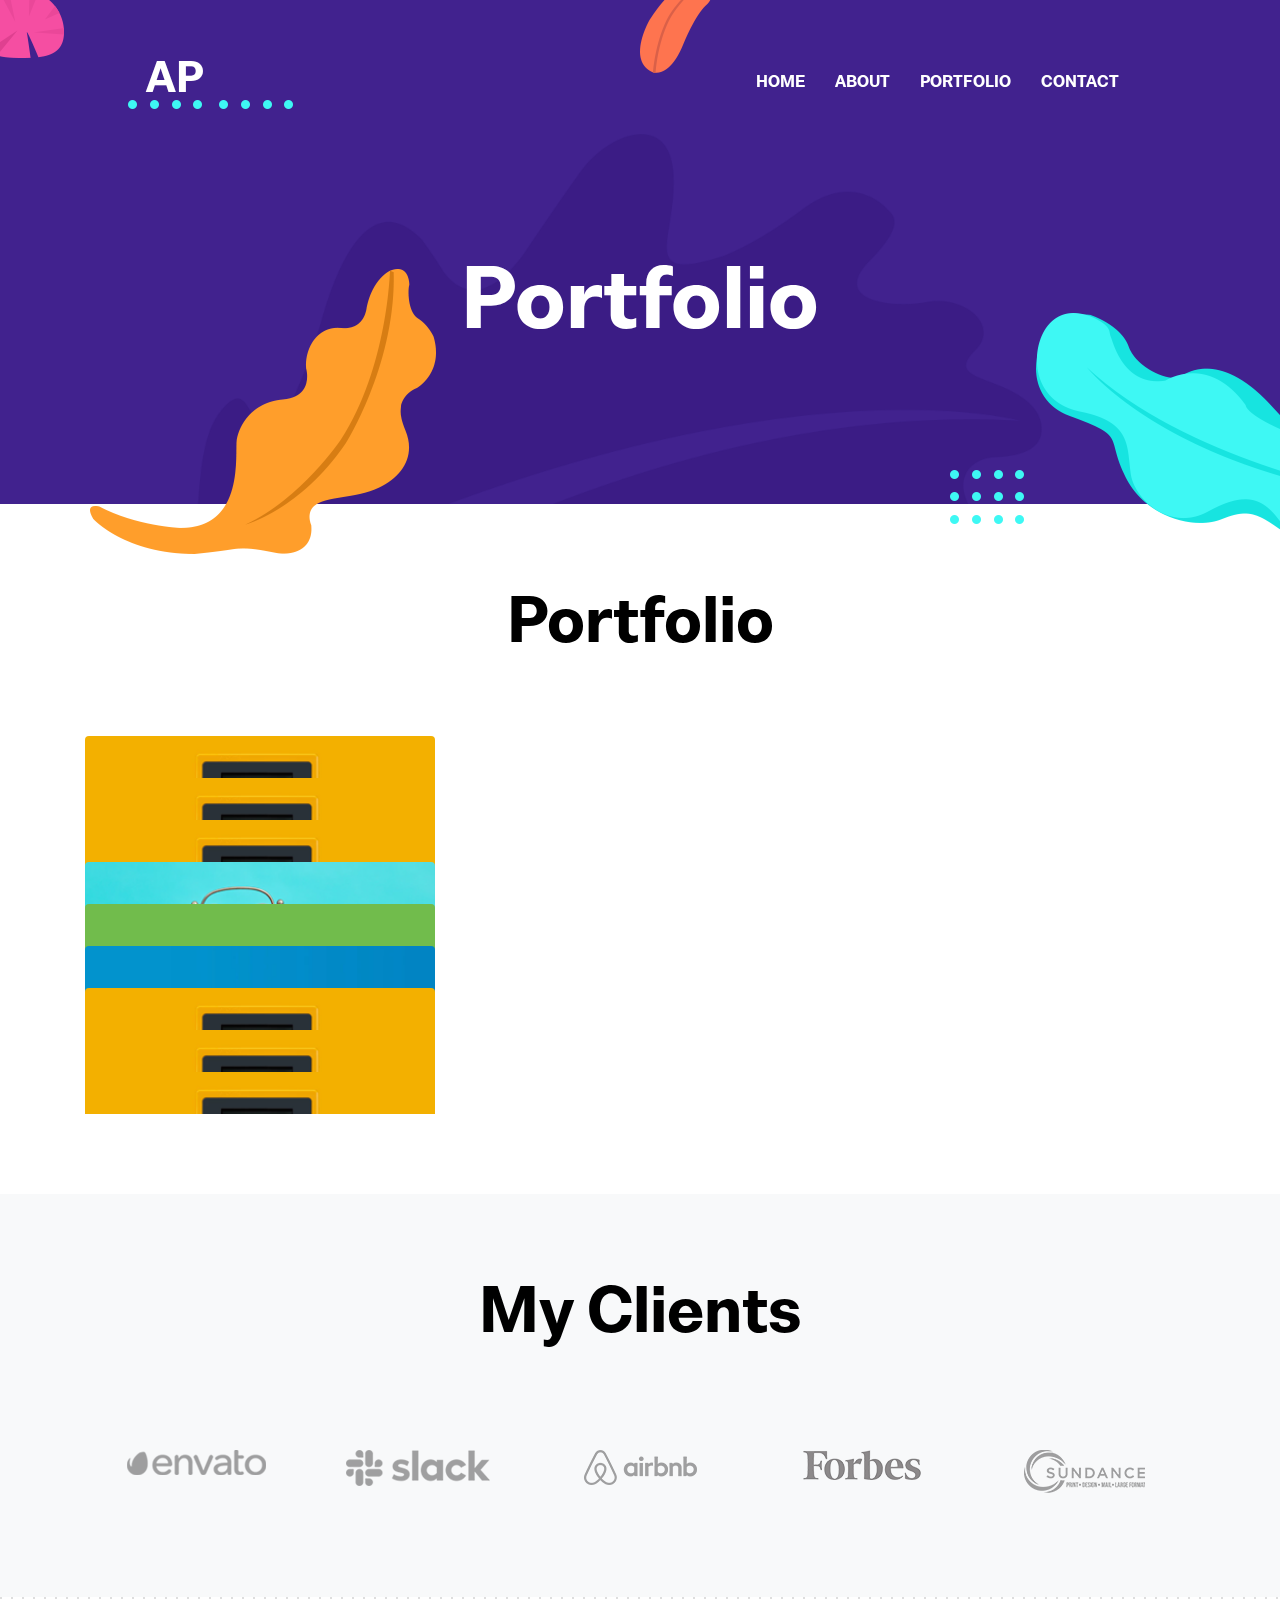
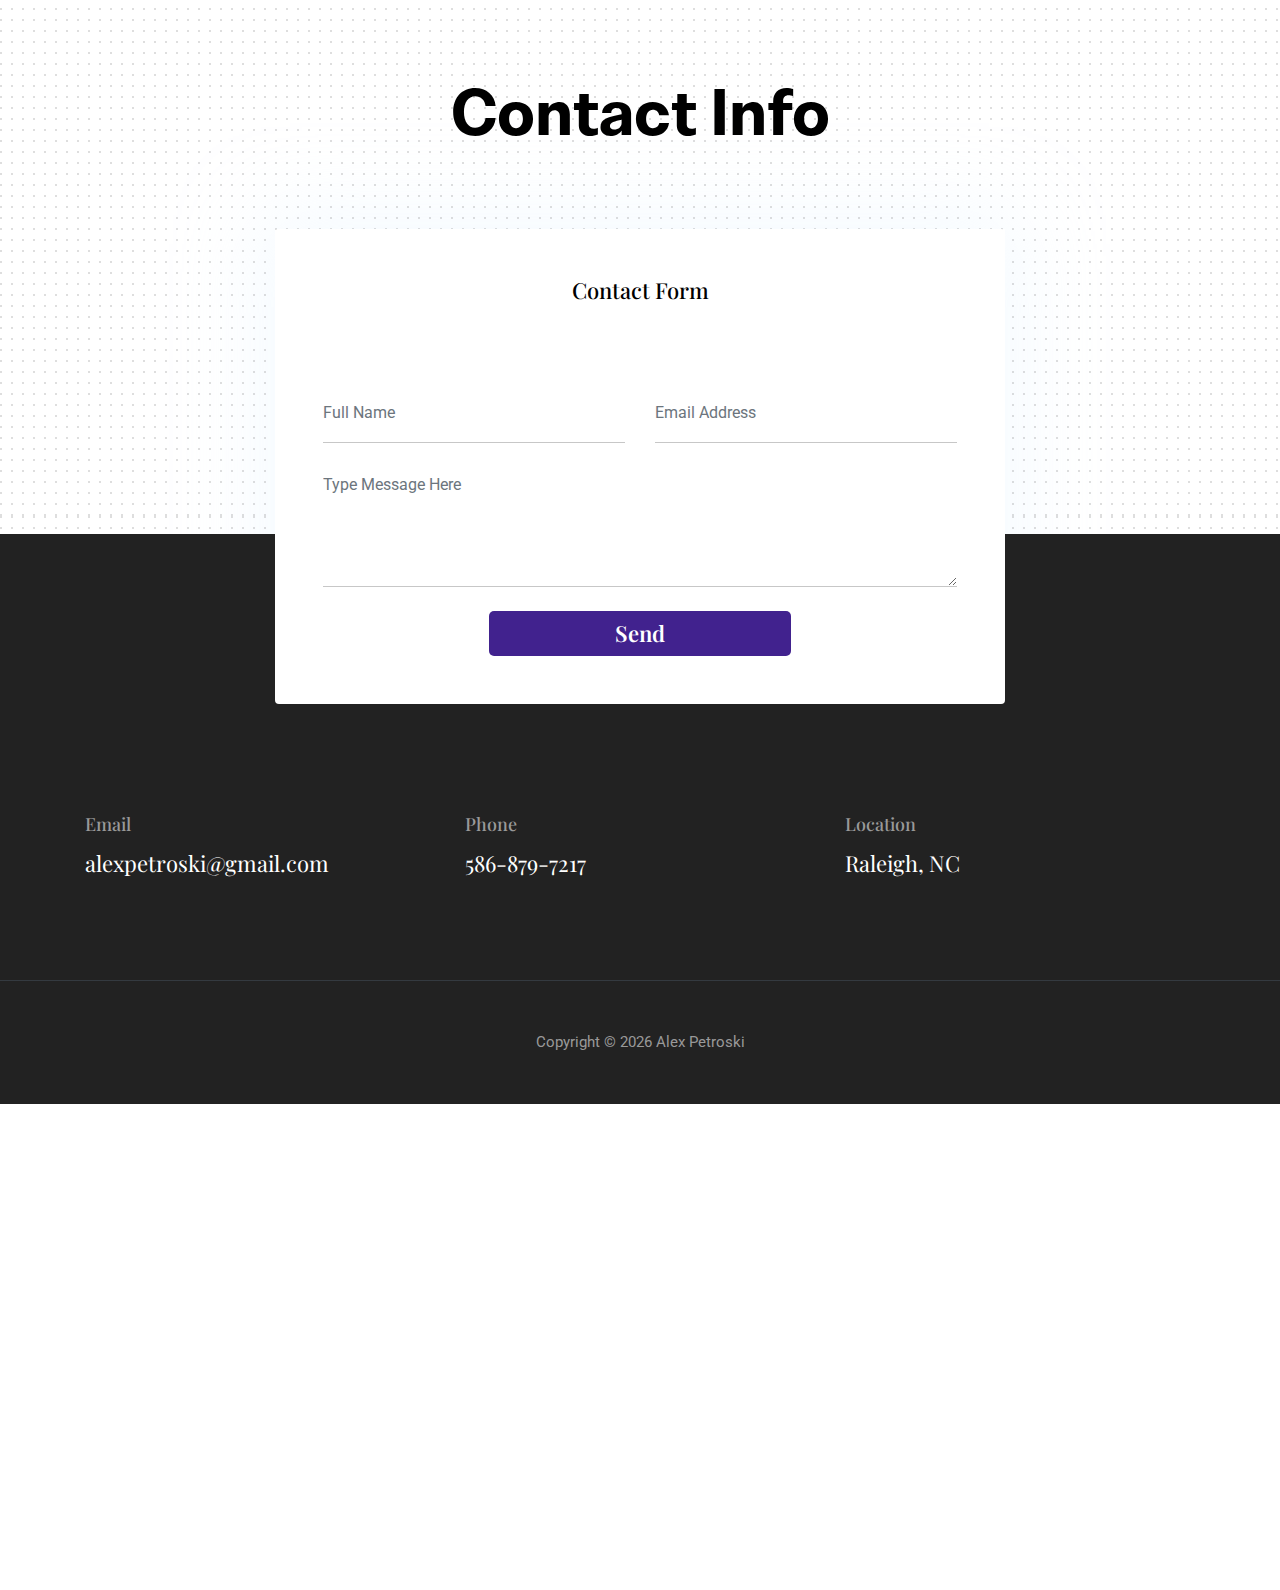
<file: portfolio.html>
<!DOCTYPE html>
<html lang="zxx">

<head>
  <meta charset="utf-8">
  <title>Portfolio Template</title>

  <!-- mobile responsive meta -->
  <meta name="viewport" content="width=device-width, initial-scale=1">
  <meta name="viewport" content="width=device-width, initial-scale=1, maximum-scale=1">
  
  <!-- ** Plugins Needed for the Project ** -->
  <!-- Bootstrap -->
  <link rel="stylesheet" href="plugins/bootstrap/bootstrap.min.css">
  <!-- slick slider -->
  <link rel="stylesheet" href="plugins/slick/slick.css">
  <!-- themefy-icon -->
  <link rel="stylesheet" href="plugins/themify-icons/themify-icons.css">

  <!-- Main Stylesheet -->
  <link href="css/style.css" rel="stylesheet">
  
  <!--Favicon-->
  <link rel="shortcut icon" href="images/favicon.ico" type="image/x-icon">
  <link rel="icon" href="images/favicon.ico" type="image/x-icon">

</head>

<body>
  

<header class="navigation fixed-top">
  <nav class="navbar navbar-expand-lg navbar-dark">
    <a class="navbar-brand font-tertiary h3" href="index.html">AP</a>
    <button class="navbar-toggler" type="button" data-toggle="collapse" data-target="#navigation"
      aria-controls="navigation" aria-expanded="false" aria-label="Toggle navigation">
      <span class="navbar-toggler-icon"></span>
    </button>

    <div class="collapse navbar-collapse text-center" id="navigation">
      <ul class="navbar-nav ml-auto">
        <li class="nav-item active">
          <a class="nav-link" href="index.html">Home</a>
        </li>
        <li class="nav-item">
          <a class="nav-link" href="about.html">about</a>
        </li>
        <li class="nav-item">
          <a class="nav-link" href="portfolio.html">Portfolio</a>
        </li>
        <li class="nav-item">
          <a class="nav-link" href="contact.html">Contact</a>
        </li>
      </ul>
    </div>
  </nav>
</header>

<!-- page title -->
<section class="page-title bg-primary position-relative">
  <div class="container">
    <div class="row">
      <div class="col-12 text-center">
        <h1 class="text-white font-tertiary">Portfolio</h1>
      </div>
    </div>
  </div>
  <!-- background shapes -->
  <img src="images/illustrations/page-title.png" alt="illustrations" class="bg-shape-1 w-100">
  <img src="images/illustrations/leaf-pink-round.png" alt="illustrations" class="bg-shape-2">
  <img src="images/illustrations/dots-cyan.png" alt="illustrations" class="bg-shape-3">
  <img src="images/illustrations/leaf-orange.png" alt="illustrations" class="bg-shape-4">
  <img src="images/illustrations/leaf-yellow.png" alt="illustrations" class="bg-shape-5">
  <img src="images/illustrations/dots-group-cyan.png" alt="illustrations" class="bg-shape-6">
  <img src="images/illustrations/leaf-cyan-lg.png" alt="illustrations" class="bg-shape-7">
</section>
<!-- /page title -->

<!-- portfolio -->
<section class="section">
  <div class="container">
    <div class="row">
      <div class="col-12 text-center">
        <h2 class="section-title">Portfolio</h2>
      </div>
    </div>
    <div class="row shuffle-wrapper">
      <div class="col-lg-4 col-6 mb-4 shuffle-item">
        <div class="position-relative rounded hover-wrapper">
          <img src="images/portfolio/item-2.png" alt="portfolio-image" class="img-fluid rounded w-100">
          <div class="hover-overlay">
            <div class="hover-content">
              <p class="hover-portfolio-text">Hello World lorem ipsumHello World lorem ipsumHello World lorem ipsumHello
                World lorem ipsumHello World lorem ipsumHello World lorem ipsumHello World lorem ipsumHello World lorem
                ipsum</p>
              <a class="btn btn-light btn-sm" href="project-single.html">view project</a>
            </div>
          </div>
        </div>
      </div>
      <div class="col-lg-4 col-6 mb-4 shuffle-item">
        <div class="position-relative rounded hover-wrapper">
          <img src="images/portfolio/item-2.png" alt="portfolio-image" class="img-fluid rounded w-100">
          <div class="hover-overlay">
            <div class="hover-content">
              <p class="hover-portfolio-text">Hello World lorem ipsumHello World lorem ipsumHello World lorem ipsumHello
                World lorem ipsumHello World lorem ipsumHello World lorem ipsumHello World lorem ipsumHello World lorem
                ipsum</p>
              <a class="btn btn-light btn-sm" href="project-single.html">view project</a>
            </div>
          </div>
        </div>
      </div>
      <div class="col-lg-4 col-6 mb-4 shuffle-item">
        <div class="position-relative rounded hover-wrapper">
          <img src="images/portfolio/item-2.png" alt="portfolio-image" class="img-fluid rounded w-100">
          <div class="hover-overlay">
            <div class="hover-content">
              <p class="hover-portfolio-text">Hello World lorem ipsumHello World lorem ipsumHello World lorem ipsumHello
                World lorem ipsumHello World lorem ipsumHello World lorem ipsumHello World lorem ipsumHello World lorem
                ipsum</p>
              <a class="btn btn-light btn-sm" href="project-single.html">view project</a>
            </div>
          </div>
        </div>
      </div>
      <div class="col-lg-4 col-6 mb-4 shuffle-item">
        <div class="position-relative rounded hover-wrapper">
          <img src="images/portfolio/item-3.png" alt="portfolio-image" class="img-fluid rounded w-100">
          <div class="hover-overlay">
            <div class="hover-content">
              <p class="hover-portfolio-text">Hello World lorem ipsumHello World lorem ipsumHello World lorem ipsumHello
                World lorem ipsumHello World lorem
                ipsumHello World lorem ipsumHello World lorem ipsumHello World lorem ipsum</p>
              <a class="btn btn-light btn-sm" href="project-single.html">view project</a>
            </div>
          </div>
        </div>
      </div>
      <div class="col-lg-4 col-6 mb-4 shuffle-item">
        <div class="position-relative rounded hover-wrapper">
          <img src="images/portfolio/item-4.png" alt="portfolio-image" class="img-fluid rounded w-100">
          <div class="hover-overlay">
            <div class="hover-content">
              <p class="hover-portfolio-text">Hello World lorem ipsumHello World lorem ipsumHello World lorem ipsumHello
                World lorem ipsumHello World lorem
                ipsumHello World lorem ipsumHello World lorem ipsumHello World lorem ipsum</p>
              <a class="btn btn-light btn-sm" href="project-single.html">view project</a>
            </div>
          </div>
        </div>
      </div>
      <div class="col-lg-4 col-6 mb-4 shuffle-item">
        <div class="position-relative rounded hover-wrapper">
          <img src="images/portfolio/item-5.png" alt="portfolio-image" class="img-fluid rounded w-100">
          <div class="hover-overlay">
            <div class="hover-content">
              <p class="hover-portfolio-text">Hello World lorem ipsumHello World lorem ipsumHello World lorem ipsumHello
                World lorem ipsumHello World lorem
                ipsumHello World lorem ipsumHello World lorem ipsumHello World lorem ipsum</p>
              <a class="btn btn-light btn-sm" href="project-single.html">view project</a>
            </div>
          </div>
        </div>
      </div>
      <div class="col-lg-4 col-6 mb-4 shuffle-item">
        <div class="position-relative rounded hover-wrapper">
          <img src="images/portfolio/item-2.png" alt="portfolio-image" class="img-fluid rounded w-100">
          <div class="hover-overlay">
            <div class="hover-content">
              <p class="hover-portfolio-text">Hello World lorem ipsumHello World lorem ipsumHello World lorem ipsumHello
                World lorem ipsumHello World lorem ipsumHello World lorem ipsumHello World lorem ipsumHello World lorem
                ipsum</p>
              <a class="btn btn-light btn-sm" href="project-single.html">view project</a>
            </div>
          </div>
        </div>
      </div>
      <div class="col-lg-4 col-6 mb-4 shuffle-item">
        <div class="position-relative rounded hover-wrapper">
          <img src="images/portfolio/item-2.png" alt="portfolio-image" class="img-fluid rounded w-100">
          <div class="hover-overlay">
            <div class="hover-content">
              <p class="hover-portfolio-text">Hello World lorem ipsumHello World lorem ipsumHello World lorem ipsumHello
                World lorem ipsumHello World lorem ipsumHello World lorem ipsumHello World lorem ipsumHello World lorem
                ipsum</p>
              <a class="btn btn-light btn-sm" href="project-single.html">view project</a>
            </div>
          </div>
        </div>
      </div>
      <div class="col-lg-4 col-6 mb-4 shuffle-item">
        <div class="position-relative rounded hover-wrapper">
          <img src="images/portfolio/item-2.png" alt="portfolio-image" class="img-fluid rounded w-100">
          <div class="hover-overlay">
            <div class="hover-content">
              <p class="hover-portfolio-text">Hello World lorem ipsumHello World lorem ipsumHello World lorem ipsumHello
                World lorem ipsumHello World lorem ipsumHello World lorem ipsumHello World lorem ipsumHello World lorem
                ipsum</p>
              <a class="btn btn-light btn-sm" href="project-single.html">view project</a>
            </div>
          </div>
        </div>
      </div>
    </div>
  </div>
</section>
<!-- /portfolio -->

<!-- clients -->
<section class="section bg-light">
  <div class="container">
    <div class="row">
      <div class="col-12 text-center">
        <h2 class="section-title">My Clients</h2>
      </div>
    </div>
    <div class="row">
      <div class="col-12">
        <div class="client-logo-slider d-flex align-items-center">
          <a href="#" class="text-center d-block outline-0 p-4"><img class="d-unset img-fluid"
              src="images/clients-logo/client-logo-1.png" alt="client-logo"></a>
          <a href="#" class="text-center d-block outline-0 p-4"><img class="d-unset img-fluid"
              src="images/clients-logo/client-logo-2.png" alt="client-logo"></a>
          <a href="#" class="text-center d-block outline-0 p-4"><img class="d-unset img-fluid"
              src="images/clients-logo/client-logo-3.png" alt="client-logo"></a>
          <a href="#" class="text-center d-block outline-0 p-4"><img class="d-unset img-fluid"
              src="images/clients-logo/client-logo-4.png" alt="client-logo"></a>
          <a href="#" class="text-center d-block outline-0 p-4"><img class="d-unset img-fluid"
              src="images/clients-logo/client-logo-5.png" alt="client-logo"></a>
          <a href="#" class="text-center d-block outline-0 p-4"><img class="d-unset img-fluid"
              src="images/clients-logo/client-logo-1.png" alt="client-logo"></a>
          <a href="#" class="text-center d-block outline-0 p-4"><img class="d-unset img-fluid"
              src="images/clients-logo/client-logo-2.png" alt="client-logo"></a>
          <a href="#" class="text-center d-block outline-0 p-4"><img class="d-unset img-fluid"
              src="images/clients-logo/client-logo-3.png" alt="client-logo"></a>
          <a href="#" class="text-center d-block outline-0 p-4"><img class="d-unset img-fluid"
              src="images/clients-logo/client-logo-4.png" alt="client-logo"></a>
          <a href="#" class="text-center d-block outline-0 p-4"><img class="d-unset img-fluid"
              src="images/clients-logo/client-logo-5.png" alt="client-logo"></a>
        </div>
      </div>
    </div>
  </div>
</section>
<!-- /clients -->

<!-- contact -->
<section class="section section-on-footer" data-background="images/backgrounds/bg-dots.png">
  <div class="container">
    <div class="row">
      <div class="col-12 text-center">
        <h2 class="section-title">Contact Info</h2>
      </div>
      <div class="col-lg-8 mx-auto">
        <div class="bg-white rounded text-center p-5 shadow-down">
          <h4 class="mb-80">Contact Form</h4>
          <form action="#" class="row">
            <div class="col-md-6">
              <input type="text" id="name" name="name" placeholder="Full Name" class="form-control px-0 mb-4">
            </div>
            <div class="col-md-6">
              <input type="email" id="email" name="email" placeholder="Email Address" class="form-control px-0 mb-4">
            </div>
            <div class="col-12">
              <textarea name="message" id="message" class="form-control px-0 mb-4"
                placeholder="Type Message Here"></textarea>
            </div>
            <div class="col-lg-6 col-10 mx-auto">
              <button class="btn btn-primary w-100">send</button>
            </div>
          </form>
        </div>
      </div>
    </div>
  </div>
</section>
<!-- /contact -->

<!-- footer -->
<footer class="bg-dark footer-section">
  <div class="section">
    <div class="container">
      <div class="row">
        <div class="col-md-4">
          <h5 class="text-light">Email</h5>
          <p class="text-white paragraph-lg font-secondary">alexpetroski@gmail.com</p>
        </div>
        <div class="col-md-4">
          <h5 class="text-light">Phone</h5>
          <p class="text-white paragraph-lg font-secondary">586-879-7217</p>
        </div>
        <div class="col-md-4">
          <h5 class="text-light">Location</h5>
          <p class="text-white paragraph-lg font-secondary">Raleigh, NC</p>
        </div>
      </div>
    </div>
  </div>
  <div class="border-top text-center border-dark py-5">
    <p class="mb-0 text-light">Copyright ©
      <script>
        var CurrentYear = new Date().getFullYear()
        document.write(CurrentYear)
      </script> Alex Petroski</p>
  </div>
</footer>
<!-- /footer -->

<!-- jQuery -->
<script src="plugins/jQuery/jquery.min.js"></script>
<!-- Bootstrap JS -->
<script src="plugins/bootstrap/bootstrap.min.js"></script>
<!-- slick slider -->
<script src="plugins/slick/slick.min.js"></script>
<!-- filter -->
<script src="plugins/shuffle/shuffle.min.js"></script>

<!-- Main Script -->
<script src="js/script.js"></script>

</body>
</html>
</file>
<file: plugins/themify-icons/themify-icons.css>
@font-face{font-family:themify;src:url(fonts/themify.eot?-fvbane);src:url(fonts/themify.eot?#iefix-fvbane) format('embedded-opentype'),url(fonts/themify.woff?-fvbane) format('woff'),url(fonts/themify.ttf?-fvbane) format('truetype'),url(fonts/themify.svg?-fvbane#themify) format('svg');font-weight:400;font-style:normal}[class*=" ti-"],[class^=ti-]{font-family:themify;speak:none;font-style:normal;font-weight:400;font-variant:normal;text-transform:none;line-height:1;-webkit-font-smoothing:antialiased;-moz-osx-font-smoothing:grayscale}.ti-wand:before{content:"\e600"}.ti-volume:before{content:"\e601"}.ti-user:before{content:"\e602"}.ti-unlock:before{content:"\e603"}.ti-unlink:before{content:"\e604"}.ti-trash:before{content:"\e605"}.ti-thought:before{content:"\e606"}.ti-target:before{content:"\e607"}.ti-tag:before{content:"\e608"}.ti-tablet:before{content:"\e609"}.ti-star:before{content:"\e60a"}.ti-spray:before{content:"\e60b"}.ti-signal:before{content:"\e60c"}.ti-shopping-cart:before{content:"\e60d"}.ti-shopping-cart-full:before{content:"\e60e"}.ti-settings:before{content:"\e60f"}.ti-search:before{content:"\e610"}.ti-zoom-in:before{content:"\e611"}.ti-zoom-out:before{content:"\e612"}.ti-cut:before{content:"\e613"}.ti-ruler:before{content:"\e614"}.ti-ruler-pencil:before{content:"\e615"}.ti-ruler-alt:before{content:"\e616"}.ti-bookmark:before{content:"\e617"}.ti-bookmark-alt:before{content:"\e618"}.ti-reload:before{content:"\e619"}.ti-plus:before{content:"\e61a"}.ti-pin:before{content:"\e61b"}.ti-pencil:before{content:"\e61c"}.ti-pencil-alt:before{content:"\e61d"}.ti-paint-roller:before{content:"\e61e"}.ti-paint-bucket:before{content:"\e61f"}.ti-na:before{content:"\e620"}.ti-mobile:before{content:"\e621"}.ti-minus:before{content:"\e622"}.ti-medall:before{content:"\e623"}.ti-medall-alt:before{content:"\e624"}.ti-marker:before{content:"\e625"}.ti-marker-alt:before{content:"\e626"}.ti-arrow-up:before{content:"\e627"}.ti-arrow-right:before{content:"\e628"}.ti-arrow-left:before{content:"\e629"}.ti-arrow-down:before{content:"\e62a"}.ti-lock:before{content:"\e62b"}.ti-location-arrow:before{content:"\e62c"}.ti-link:before{content:"\e62d"}.ti-layout:before{content:"\e62e"}.ti-layers:before{content:"\e62f"}.ti-layers-alt:before{content:"\e630"}.ti-key:before{content:"\e631"}.ti-import:before{content:"\e632"}.ti-image:before{content:"\e633"}.ti-heart:before{content:"\e634"}.ti-heart-broken:before{content:"\e635"}.ti-hand-stop:before{content:"\e636"}.ti-hand-open:before{content:"\e637"}.ti-hand-drag:before{content:"\e638"}.ti-folder:before{content:"\e639"}.ti-flag:before{content:"\e63a"}.ti-flag-alt:before{content:"\e63b"}.ti-flag-alt-2:before{content:"\e63c"}.ti-eye:before{content:"\e63d"}.ti-export:before{content:"\e63e"}.ti-exchange-vertical:before{content:"\e63f"}.ti-desktop:before{content:"\e640"}.ti-cup:before{content:"\e641"}.ti-crown:before{content:"\e642"}.ti-comments:before{content:"\e643"}.ti-comment:before{content:"\e644"}.ti-comment-alt:before{content:"\e645"}.ti-close:before{content:"\e646"}.ti-clip:before{content:"\e647"}.ti-angle-up:before{content:"\e648"}.ti-angle-right:before{content:"\e649"}.ti-angle-left:before{content:"\e64a"}.ti-angle-down:before{content:"\e64b"}.ti-check:before{content:"\e64c"}.ti-check-box:before{content:"\e64d"}.ti-camera:before{content:"\e64e"}.ti-announcement:before{content:"\e64f"}.ti-brush:before{content:"\e650"}.ti-briefcase:before{content:"\e651"}.ti-bolt:before{content:"\e652"}.ti-bolt-alt:before{content:"\e653"}.ti-blackboard:before{content:"\e654"}.ti-bag:before{content:"\e655"}.ti-move:before{content:"\e656"}.ti-arrows-vertical:before{content:"\e657"}.ti-arrows-horizontal:before{content:"\e658"}.ti-fullscreen:before{content:"\e659"}.ti-arrow-top-right:before{content:"\e65a"}.ti-arrow-top-left:before{content:"\e65b"}.ti-arrow-circle-up:before{content:"\e65c"}.ti-arrow-circle-right:before{content:"\e65d"}.ti-arrow-circle-left:before{content:"\e65e"}.ti-arrow-circle-down:before{content:"\e65f"}.ti-angle-double-up:before{content:"\e660"}.ti-angle-double-right:before{content:"\e661"}.ti-angle-double-left:before{content:"\e662"}.ti-angle-double-down:before{content:"\e663"}.ti-zip:before{content:"\e664"}.ti-world:before{content:"\e665"}.ti-wheelchair:before{content:"\e666"}.ti-view-list:before{content:"\e667"}.ti-view-list-alt:before{content:"\e668"}.ti-view-grid:before{content:"\e669"}.ti-uppercase:before{content:"\e66a"}.ti-upload:before{content:"\e66b"}.ti-underline:before{content:"\e66c"}.ti-truck:before{content:"\e66d"}.ti-timer:before{content:"\e66e"}.ti-ticket:before{content:"\e66f"}.ti-thumb-up:before{content:"\e670"}.ti-thumb-down:before{content:"\e671"}.ti-text:before{content:"\e672"}.ti-stats-up:before{content:"\e673"}.ti-stats-down:before{content:"\e674"}.ti-split-v:before{content:"\e675"}.ti-split-h:before{content:"\e676"}.ti-smallcap:before{content:"\e677"}.ti-shine:before{content:"\e678"}.ti-shift-right:before{content:"\e679"}.ti-shift-left:before{content:"\e67a"}.ti-shield:before{content:"\e67b"}.ti-notepad:before{content:"\e67c"}.ti-server:before{content:"\e67d"}.ti-quote-right:before{content:"\e67e"}.ti-quote-left:before{content:"\e67f"}.ti-pulse:before{content:"\e680"}.ti-printer:before{content:"\e681"}.ti-power-off:before{content:"\e682"}.ti-plug:before{content:"\e683"}.ti-pie-chart:before{content:"\e684"}.ti-paragraph:before{content:"\e685"}.ti-panel:before{content:"\e686"}.ti-package:before{content:"\e687"}.ti-music:before{content:"\e688"}.ti-music-alt:before{content:"\e689"}.ti-mouse:before{content:"\e68a"}.ti-mouse-alt:before{content:"\e68b"}.ti-money:before{content:"\e68c"}.ti-microphone:before{content:"\e68d"}.ti-menu:before{content:"\e68e"}.ti-menu-alt:before{content:"\e68f"}.ti-map:before{content:"\e690"}.ti-map-alt:before{content:"\e691"}.ti-loop:before{content:"\e692"}.ti-location-pin:before{content:"\e693"}.ti-list:before{content:"\e694"}.ti-light-bulb:before{content:"\e695"}.ti-Italic:before{content:"\e696"}.ti-info:before{content:"\e697"}.ti-infinite:before{content:"\e698"}.ti-id-badge:before{content:"\e699"}.ti-hummer:before{content:"\e69a"}.ti-home:before{content:"\e69b"}.ti-help:before{content:"\e69c"}.ti-headphone:before{content:"\e69d"}.ti-harddrives:before{content:"\e69e"}.ti-harddrive:before{content:"\e69f"}.ti-gift:before{content:"\e6a0"}.ti-game:before{content:"\e6a1"}.ti-filter:before{content:"\e6a2"}.ti-files:before{content:"\e6a3"}.ti-file:before{content:"\e6a4"}.ti-eraser:before{content:"\e6a5"}.ti-envelope:before{content:"\e6a6"}.ti-download:before{content:"\e6a7"}.ti-direction:before{content:"\e6a8"}.ti-direction-alt:before{content:"\e6a9"}.ti-dashboard:before{content:"\e6aa"}.ti-control-stop:before{content:"\e6ab"}.ti-control-shuffle:before{content:"\e6ac"}.ti-control-play:before{content:"\e6ad"}.ti-control-pause:before{content:"\e6ae"}.ti-control-forward:before{content:"\e6af"}.ti-control-backward:before{content:"\e6b0"}.ti-cloud:before{content:"\e6b1"}.ti-cloud-up:before{content:"\e6b2"}.ti-cloud-down:before{content:"\e6b3"}.ti-clipboard:before{content:"\e6b4"}.ti-car:before{content:"\e6b5"}.ti-calendar:before{content:"\e6b6"}.ti-book:before{content:"\e6b7"}.ti-bell:before{content:"\e6b8"}.ti-basketball:before{content:"\e6b9"}.ti-bar-chart:before{content:"\e6ba"}.ti-bar-chart-alt:before{content:"\e6bb"}.ti-back-right:before{content:"\e6bc"}.ti-back-left:before{content:"\e6bd"}.ti-arrows-corner:before{content:"\e6be"}.ti-archive:before{content:"\e6bf"}.ti-anchor:before{content:"\e6c0"}.ti-align-right:before{content:"\e6c1"}.ti-align-left:before{content:"\e6c2"}.ti-align-justify:before{content:"\e6c3"}.ti-align-center:before{content:"\e6c4"}.ti-alert:before{content:"\e6c5"}.ti-alarm-clock:before{content:"\e6c6"}.ti-agenda:before{content:"\e6c7"}.ti-write:before{content:"\e6c8"}.ti-window:before{content:"\e6c9"}.ti-widgetized:before{content:"\e6ca"}.ti-widget:before{content:"\e6cb"}.ti-widget-alt:before{content:"\e6cc"}.ti-wallet:before{content:"\e6cd"}.ti-video-clapper:before{content:"\e6ce"}.ti-video-camera:before{content:"\e6cf"}.ti-vector:before{content:"\e6d0"}.ti-themify-logo:before{content:"\e6d1"}.ti-themify-favicon:before{content:"\e6d2"}.ti-themify-favicon-alt:before{content:"\e6d3"}.ti-support:before{content:"\e6d4"}.ti-stamp:before{content:"\e6d5"}.ti-split-v-alt:before{content:"\e6d6"}.ti-slice:before{content:"\e6d7"}.ti-shortcode:before{content:"\e6d8"}.ti-shift-right-alt:before{content:"\e6d9"}.ti-shift-left-alt:before{content:"\e6da"}.ti-ruler-alt-2:before{content:"\e6db"}.ti-receipt:before{content:"\e6dc"}.ti-pin2:before{content:"\e6dd"}.ti-pin-alt:before{content:"\e6de"}.ti-pencil-alt2:before{content:"\e6df"}.ti-palette:before{content:"\e6e0"}.ti-more:before{content:"\e6e1"}.ti-more-alt:before{content:"\e6e2"}.ti-microphone-alt:before{content:"\e6e3"}.ti-magnet:before{content:"\e6e4"}.ti-line-double:before{content:"\e6e5"}.ti-line-dotted:before{content:"\e6e6"}.ti-line-dashed:before{content:"\e6e7"}.ti-layout-width-full:before{content:"\e6e8"}.ti-layout-width-default:before{content:"\e6e9"}.ti-layout-width-default-alt:before{content:"\e6ea"}.ti-layout-tab:before{content:"\e6eb"}.ti-layout-tab-window:before{content:"\e6ec"}.ti-layout-tab-v:before{content:"\e6ed"}.ti-layout-tab-min:before{content:"\e6ee"}.ti-layout-slider:before{content:"\e6ef"}.ti-layout-slider-alt:before{content:"\e6f0"}.ti-layout-sidebar-right:before{content:"\e6f1"}.ti-layout-sidebar-none:before{content:"\e6f2"}.ti-layout-sidebar-left:before{content:"\e6f3"}.ti-layout-placeholder:before{content:"\e6f4"}.ti-layout-menu:before{content:"\e6f5"}.ti-layout-menu-v:before{content:"\e6f6"}.ti-layout-menu-separated:before{content:"\e6f7"}.ti-layout-menu-full:before{content:"\e6f8"}.ti-layout-media-right-alt:before{content:"\e6f9"}.ti-layout-media-right:before{content:"\e6fa"}.ti-layout-media-overlay:before{content:"\e6fb"}.ti-layout-media-overlay-alt:before{content:"\e6fc"}.ti-layout-media-overlay-alt-2:before{content:"\e6fd"}.ti-layout-media-left-alt:before{content:"\e6fe"}.ti-layout-media-left:before{content:"\e6ff"}.ti-layout-media-center-alt:before{content:"\e700"}.ti-layout-media-center:before{content:"\e701"}.ti-layout-list-thumb:before{content:"\e702"}.ti-layout-list-thumb-alt:before{content:"\e703"}.ti-layout-list-post:before{content:"\e704"}.ti-layout-list-large-image:before{content:"\e705"}.ti-layout-line-solid:before{content:"\e706"}.ti-layout-grid4:before{content:"\e707"}.ti-layout-grid3:before{content:"\e708"}.ti-layout-grid2:before{content:"\e709"}.ti-layout-grid2-thumb:before{content:"\e70a"}.ti-layout-cta-right:before{content:"\e70b"}.ti-layout-cta-left:before{content:"\e70c"}.ti-layout-cta-center:before{content:"\e70d"}.ti-layout-cta-btn-right:before{content:"\e70e"}.ti-layout-cta-btn-left:before{content:"\e70f"}.ti-layout-column4:before{content:"\e710"}.ti-layout-column3:before{content:"\e711"}.ti-layout-column2:before{content:"\e712"}.ti-layout-accordion-separated:before{content:"\e713"}.ti-layout-accordion-merged:before{content:"\e714"}.ti-layout-accordion-list:before{content:"\e715"}.ti-ink-pen:before{content:"\e716"}.ti-info-alt:before{content:"\e717"}.ti-help-alt:before{content:"\e718"}.ti-headphone-alt:before{content:"\e719"}.ti-hand-point-up:before{content:"\e71a"}.ti-hand-point-right:before{content:"\e71b"}.ti-hand-point-left:before{content:"\e71c"}.ti-hand-point-down:before{content:"\e71d"}.ti-gallery:before{content:"\e71e"}.ti-face-smile:before{content:"\e71f"}.ti-face-sad:before{content:"\e720"}.ti-credit-card:before{content:"\e721"}.ti-control-skip-forward:before{content:"\e722"}.ti-control-skip-backward:before{content:"\e723"}.ti-control-record:before{content:"\e724"}.ti-control-eject:before{content:"\e725"}.ti-comments-smiley:before{content:"\e726"}.ti-brush-alt:before{content:"\e727"}.ti-youtube:before{content:"\e728"}.ti-vimeo:before{content:"\e729"}.ti-twitter:before{content:"\e72a"}.ti-time:before{content:"\e72b"}.ti-tumblr:before{content:"\e72c"}.ti-skype:before{content:"\e72d"}.ti-share:before{content:"\e72e"}.ti-share-alt:before{content:"\e72f"}.ti-rocket:before{content:"\e730"}.ti-pinterest:before{content:"\e731"}.ti-new-window:before{content:"\e732"}.ti-microsoft:before{content:"\e733"}.ti-list-ol:before{content:"\e734"}.ti-linkedin:before{content:"\e735"}.ti-layout-sidebar-2:before{content:"\e736"}.ti-layout-grid4-alt:before{content:"\e737"}.ti-layout-grid3-alt:before{content:"\e738"}.ti-layout-grid2-alt:before{content:"\e739"}.ti-layout-column4-alt:before{content:"\e73a"}.ti-layout-column3-alt:before{content:"\e73b"}.ti-layout-column2-alt:before{content:"\e73c"}.ti-instagram:before{content:"\e73d"}.ti-google:before{content:"\e73e"}.ti-github:before{content:"\e73f"}.ti-flickr:before{content:"\e740"}.ti-facebook:before{content:"\e741"}.ti-dropbox:before{content:"\e742"}.ti-dribbble:before{content:"\e743"}.ti-apple:before{content:"\e744"}.ti-android:before{content:"\e745"}.ti-save:before{content:"\e746"}.ti-save-alt:before{content:"\e747"}.ti-yahoo:before{content:"\e748"}.ti-wordpress:before{content:"\e749"}.ti-vimeo-alt:before{content:"\e74a"}.ti-twitter-alt:before{content:"\e74b"}.ti-tumblr-alt:before{content:"\e74c"}.ti-trello:before{content:"\e74d"}.ti-stack-overflow:before{content:"\e74e"}.ti-soundcloud:before{content:"\e74f"}.ti-sharethis:before{content:"\e750"}.ti-sharethis-alt:before{content:"\e751"}.ti-reddit:before{content:"\e752"}.ti-pinterest-alt:before{content:"\e753"}.ti-microsoft-alt:before{content:"\e754"}.ti-linux:before{content:"\e755"}.ti-jsfiddle:before{content:"\e756"}.ti-joomla:before{content:"\e757"}.ti-html5:before{content:"\e758"}.ti-flickr-alt:before{content:"\e759"}.ti-email:before{content:"\e75a"}.ti-drupal:before{content:"\e75b"}.ti-dropbox-alt:before{content:"\e75c"}.ti-css3:before{content:"\e75d"}.ti-rss:before{content:"\e75e"}.ti-rss-alt:before{content:"\e75f"}
</file>
<file: css/style.css>
/*!------------------------------------------------------------------
[MAIN STYLESHEET]

PROJECT:	Project Name
VERSION:	Versoin Number
-------------------------------------------------------------------*/
/*------------------------------------------------------------------
[TABLE OF CONTENTS]
-------------------------------------------------------------------*/
/*  typography */
@import url("https://fonts.googleapis.com/css?family=Playfair+Display:400,700|Roboto:300,400,500,700");
@font-face {
  font-family: 'BwNistaInt-xBd';
  src: url("../plugins/fonts/BwNistaInt-xBd.woff") format("woff");
  font-style: normal;
  font-display: swap;
}

html {
  scroll-behavior: smooth;
}

body {
  line-height: 1.2;
  font-family: "Roboto", sans-serif;
  -webkit-font-smoothing: antialiased;
  font-size: 15px;
  color: #4c4c4c;
}

p, .paragraph {
  font-weight: 400;
  color: #4c4c4c;
  font-size: 15px;
  line-height: 1.8;
  font-family: "Roboto", sans-serif;
}

p-lg, .paragraph-lg {
  font-size: 22px;
}

h1, h2, h3, h4, h5, h6 {
  color: #000;
  font-family: "Playfair Display", serif;
  line-height: 1.2;
}

h1, .h1 {
  font-size: 80px;
}

@media (max-width: 991px) {
  h1, .h1 {
    font-size: 65px;
  }
}

h2, .h2 {
  font-size: 60px;
}

@media (max-width: 991px) {
  h2, .h2 {
    font-size: 50px;
  }
}

h3, .h3 {
  font-size: 40px;
}

h4, .h4 {
  font-size: 22px;
}

h5, .h5 {
  font-size: 18px;
}

h6, .h6 {
  font-size: 14px;
}

/* Button style */
.btn {
  font-size: 22px;
  font-family: "Playfair Display", serif;
  text-transform: capitalize;
  padding: 6px 44px;
  border-radius: 5px;
  font-weight: 600;
  border: 0;
  position: relative;
  z-index: 1;
  transition: .3s ease;
}

.btn:focus {
  outline: 0;
  box-shadow: none !important;
}

.btn:active {
  box-shadow: none;
}

.btn-sm {
  font-size: 15px;
  padding: 10px 30px;
}

.btn-xs {
  padding: 5px 10px;
  font-size: 15px;
}

.btn-primary {
  background: #41228e;
  color: #fff;
}

.btn-primary:active {
  background: #542cb7 !important;
}

.btn-primary:hover {
  background: #542cb7;
}

.btn-primary.focus, .btn-primary.active {
  background: #542cb7 !important;
  box-shadow: none !important;
}

.btn-transparent {
  background: transparent;
  color: #41228e;
  font-weight: bold;
}

.btn-transparent:active, .btn-transparent:hover {
  color: #41228e;
}

body {
  background-color: #fff;
  overflow-x: hidden;
}

::-moz-selection {
  background: #542cb7;
  color: #fff;
}

::selection {
  background: #542cb7;
  color: #fff;
}

/* preloader */
.preloader {
  position: fixed;
  top: 0;
  left: 0;
  right: 0;
  bottom: 0;
  background-color: #fff;
  z-index: 999;
  display: flex;
  align-items: center;
  justify-content: center;
}

ol,
ul {
  list-style-type: none;
  margin: 0px;
}

img {
  vertical-align: middle;
  border: 0;
}

a,
a:hover,
a:focus {
  text-decoration: none;
}

a,
button,
select {
  cursor: pointer;
  transition: .2s ease;
}

a:focus,
button:focus,
select:focus {
  outline: 0;
}

a.text-dark:hover {
  color: #41228e !important;
}

a:hover {
  color: #41228e;
}

.slick-slide {
  outline: 0;
}

.section {
  padding-top: 80px;
  padding-bottom: 80px;
}

.section-title {
  margin-bottom: 80px;
  font-family: "BwNistaInt-xBd";
}

.bg-cover {
  background-size: cover;
  background-position: center center;
  background-repeat: no-repeat;
}

/* overlay */
.overlay {
  position: relative;
}

.overlay::before {
  position: absolute;
  content: '';
  height: 100%;
  width: 100%;
  top: 0;
  left: 0;
  background: #000;
  opacity: .5;
}

.outline-0 {
  outline: 0 !important;
}

.d-unset {
  display: unset !important;
}

.bg-primary {
  background: #41228e !important;
}

.bg-gray {
  background: #eaeaea !important;
}

.text-primary {
  color: #41228e !important;
}

.text-color {
  color: #4c4c4c;
}

.text-dark {
  color: #000 !important;
}

.text-light {
  color: #999999 !important;
}

.mb-10 {
  margin-bottom: 10px !important;
}

.mb-20 {
  margin-bottom: 20px !important;
}

.mb-30 {
  margin-bottom: 30px !important;
}

.mb-40 {
  margin-bottom: 40px !important;
}

.mb-50 {
  margin-bottom: 50px !important;
}

.mb-60 {
  margin-bottom: 60px !important;
}

.mb-70 {
  margin-bottom: 70px !important;
}

.mb-80 {
  margin-bottom: 80px !important;
}

.mb-90 {
  margin-bottom: 90px !important;
}

.mb-100 {
  margin-bottom: 100px !important;
}

.zindex-1 {
  z-index: 1;
}

.rounded-lg {
  border-radius: 15px;
}

.overflow-hidden {
  overflow: hidden;
}

.font-secondary {
  font-family: "Playfair Display", serif !important;
}

.font-tertiary {
  font-family: "BwNistaInt-xBd" !important;
}

.shadow {
  box-shadow: 0px 18px 39.1px 6.9px rgba(224, 241, 255, 0.34) !important;
}

.bg-dark {
  background-color: #222222 !important;
}

/* icon */
.icon {
  font-size: 45px;
}

.icon-bg {
  height: 100px;
  width: 100px;
  line-height: 100px;
  text-align: center;
}

.icon-light {
  color: #c8d5ef;
}

/* /icon */
/* slick slider */
.slick-dots {
  text-align: center;
  padding-left: 0;
}

.slick-dots li {
  display: inline-block;
  margin: 2px;
}

.slick-dots li.slick-active button {
  background: #fff;
  width: 25px;
}

.slick-dots li button {
  height: 6px;
  width: 12px;
  background: rgba(255, 255, 255, 0.5);
  color: transparent;
  border-radius: 10px;
  overflow: hidden;
  transition: .2s ease;
  border: 0;
}

/* /slick slider */
/* form */
.form-control {
  border: 0;
  border-radius: 0;
  border-bottom: 1px solid #c7c7c7;
  height: 60px;
}

.form-control:focus {
  border-color: #41228e;
  outline: 0;
  box-shadow: none !important;
}

textarea.form-control {
  height: 120px;
}

/* /form */
/* card */
.card {
  border: 0;
}

.card-header {
  border: 0;
}

.card-footer {
  border: 0;
}

/* /card */
.navigation {
  padding: 40px 130px;
  transition: .3s ease;
}

.navigation.nav-bg {
  background-color: #41228e;
  padding: 15px 100px;
}

@media (max-width: 991px) {
  .navigation.nav-bg {
    padding: 15px 20px;
  }
}

@media (max-width: 991px) {
  .navigation {
    padding: 20px;
    background: #41228e;
  }
}

.navbar .nav-item .nav-link {
  font-family: "BwNistaInt-xBd";
  text-transform: uppercase;
  padding: 15px;
}

.navbar .nav-item.active {
  font-weight: bold;
}

.navbar-dark .navbar-nav .nav-link {
  color: #fff;
}

.hero-area {
  padding: 300px 0 200px;
  position: relative;
}

@media (max-width: 767px) {
  .hero-area {
    padding: 250px 0 150px;
    overflow: hidden;
  }
}

.hero-area h1 {
  position: relative;
  z-index: 2;
}

.layer {
  position: absolute;
  z-index: 1;
}

#l1 {
  bottom: 0;
  left: 0;
}

#l2 {
  top: 190px;
  left: -250px;
}

#l3 {
  top: 200px;
  left: 40%;
}

#l4 {
  top: 200px;
  right: 40%;
}

#l5 {
  top: 100px;
  right: -150px;
}

#l6 {
  bottom: -20px;
  left: 10%;
}

#l7 {
  bottom: 100px;
  left: 20%;
}

#l8 {
  bottom: 160px;
  right: 45%;
}

#l9 {
  bottom: 100px;
  right: -10px;
}

.layer-bg {
  position: absolute;
  bottom: 0;
  left: 0;
}

/* skills */
.progress-wrapper {
  height: 130px;
  overflow: hidden;
}

.wave {
  position: absolute;
  width: 100%;
  height: 100%;
}

.wave::before, .wave::after {
  content: "";
  position: absolute;
  width: 800px;
  height: 800px;
  bottom: 0;
  left: 50%;
  background-color: rgba(255, 255, 255, 0.4);
  border-radius: 45%;
  -webkit-transform: translateX(-50%) rotate(0);
          transform: translateX(-50%) rotate(0);
  -webkit-animation: rotate 6s linear infinite;
          animation: rotate 6s linear infinite;
  z-index: 10;
}

.wave::after {
  border-radius: 47%;
  background-color: rgba(255, 255, 255, 0.9);
  -webkit-transform: translateX(-50%) rotate(0);
          transform: translateX(-50%) rotate(0);
  -webkit-animation: rotate 10s linear -5s infinite;
          animation: rotate 10s linear -5s infinite;
  z-index: 20;
}

@-webkit-keyframes rotate {
  50% {
    -webkit-transform: translateX(-50%) rotate(180deg);
            transform: translateX(-50%) rotate(180deg);
  }
  100% {
    -webkit-transform: translateX(-50%) rotate(360deg);
            transform: translateX(-50%) rotate(360deg);
  }
}

@keyframes rotate {
  50% {
    -webkit-transform: translateX(-50%) rotate(180deg);
            transform: translateX(-50%) rotate(180deg);
  }
  100% {
    -webkit-transform: translateX(-50%) rotate(360deg);
            transform: translateX(-50%) rotate(360deg);
  }
}

/* /skills */
/* education */
.edu-bg-image {
  position: absolute;
  left: 0;
  top: -300px;
  z-index: -1;
}

/* /education */
/* service */
.hover-bg-primary {
  transition: .3s ease;
}

.hover-bg-primary:hover {
  background: #41228e;
}

.hover-bg-primary:hover * {
  color: #fff;
}

.active-bg-primary {
  transition: .3s ease;
  background: #41228e;
}

.active-bg-primary * {
  color: #fff;
}

.hover-shadow {
  transition: .2s ease;
}

.hover-shadow:hover {
  box-shadow: 0px 18px 40px 8px rgba(224, 241, 255, 0.54) !important;
}

/* /service */
/* portfolio */
.hover-wrapper {
  overflow: hidden;
}

.hover-wrapper img {
  transition: .3s ease;
  -webkit-transform: scale(1.1);
          transform: scale(1.1);
}

.hover-wrapper:hover img {
  -webkit-transform: scale(1);
          transform: scale(1);
}

.hover-wrapper:hover .hover-overlay {
  opacity: 1;
  visibility: visible;
}

.hover-overlay {
  position: absolute;
  height: 100%;
  width: 100%;
  border-radius: inherit;
  top: 0;
  left: 0;
  background: rgba(0, 0, 0, 0.3);
  opacity: 0;
  visibility: hidden;
  transition: .3s ease;
}

.hover-content {
  position: absolute;
  top: 50%;
  -webkit-transform: translateY(-50%);
          transform: translateY(-50%);
  left: 0;
  right: 0;
  text-align: center;
}

.hover-portfolio-text {
  color: white;
}

/* /portfolio */
/* testimonial */
.testimonial-content strong {
  color: #2bfdff;
  font-weight: normal;
}

.testimonial-bg-shapes .container {
  position: relative;
  z-index: 1;
}

.testimonial-bg-shapes .bg-map {
  position: absolute;
  left: 50%;
  top: 50%;
  -webkit-transform: translate(-50%, -50%);
          transform: translate(-50%, -50%);
}

.testimonial-bg-shapes .bg-shape-1 {
  position: absolute;
  left: 100px;
  top: -50px;
}

.testimonial-bg-shapes .bg-shape-2 {
  position: absolute;
  right: 150px;
  top: 50px;
}

.testimonial-bg-shapes .bg-shape-3 {
  position: absolute;
  right: 50px;
  top: 200px;
}

.testimonial-bg-shapes .bg-shape-4 {
  position: absolute;
  left: 100px;
  bottom: 200px;
}

.testimonial-bg-shapes .bg-shape-5 {
  position: absolute;
  right: 200px;
  bottom: -50px;
}

/* /testimonial */
/* footer */
.footer-section {
  padding-top: 200px;
}

.section-on-footer {
  margin-bottom: -250px;
}

.shadow-down {
  position: relative;
}

.shadow-down::before {
  position: absolute;
  content: "";
  box-shadow: 0px 0px 80.75px 14.25px rgba(224, 241, 255, 0.34);
  height: 100%;
  width: 100%;
  left: 0;
  top: 0;
  z-index: -1;
}

/* /footer */
.card-lg {
  flex-direction: row-reverse;
  align-items: center;
}

@media (max-width: 991px) {
  .card-lg {
    flex-direction: column;
  }
}

blockquote {
  display: inline-block;
  padding: 10px 20px;
  background: #eaeaea;
  border-left: 2px solid #41228e;
  font-style: italic;
  font-size: 22px;
}

.content * {
  margin-bottom: 20px;
}

.content strong {
  font-family: "Playfair Display", serif;
  font-size: 22px;
  font-weight: normal;
  color: #000;
  display: inherit;
  line-height: 1.5;
}

.page-title-alt {
  padding: 350px 0 70px;
}

.border-thick {
  border: 10px solid;
}

.drag-lg-top {
  margin-top: -230px;
}

@media (max-width: 991px) {
  .drag-lg-top {
    margin-top: 0;
  }
}

.page-title-alt .container {
  position: relative;
  z-index: 1;
}

.page-title-alt .bg-shape-1 {
  position: absolute;
  left: 0;
  top: 0;
}

.page-title-alt .bg-shape-2 {
  position: absolute;
  left: 70px;
  top: 100px;
}

.page-title-alt .bg-shape-3 {
  position: absolute;
  left: 30%;
  top: 50px;
  -webkit-transform: rotate(180deg);
          transform: rotate(180deg);
}

.page-title-alt .bg-shape-4 {
  position: absolute;
  left: 100px;
  bottom: 100px;
}

.page-title-alt .bg-shape-5 {
  position: absolute;
  left: 40%;
  bottom: -25px;
}

.page-title-alt .bg-shape-6 {
  position: absolute;
  bottom: 100px;
  right: -100px;
}

.page-title {
  padding: 250px 0 150px;
}

.page-title .container {
  position: relative;
  z-index: 1;
}

.page-title .bg-shape-1 {
  position: absolute;
  left: 0;
  bottom: 0;
  width: 100%;
}

.page-title .bg-shape-2 {
  position: absolute;
  left: -20px;
  top: -10px;
}

.page-title .bg-shape-3 {
  position: absolute;
  left: 10%;
  top: 100px;
}

.page-title .bg-shape-4 {
  position: absolute;
  left: 50%;
  top: -20px;
}

.page-title .bg-shape-5 {
  position: absolute;
  left: 90px;
  bottom: -50px;
  -webkit-transform: rotate(180deg);
          transform: rotate(180deg);
}

.page-title .bg-shape-6 {
  position: absolute;
  right: 20%;
  bottom: -20px;
}

.page-title .bg-shape-7 {
  position: absolute;
  right: -220px;
  bottom: -100px;
}

.filter-controls li {
  cursor: pointer;
}

.filter-controls li.active {
  font-weight: bold;
}

#myBtn {
  display: none; /* Hidden by default */
  position: fixed; /* Fixed/sticky position */
  bottom: 20px; /* Place the button at the bottom of the page */
  right: 30px; /* Place the button 30px from the right */
  z-index: 99; /* Make sure it does not overlap */
  border: none; /* Remove borders */
  outline: none; /* Remove outline */
  background-color: red; /* Set a background color */
  color: white; /* Text color */
  cursor: pointer; /* Add a mouse pointer on hover */
  padding: 15px; /* Some padding */
  border-radius: 10px; /* Rounded corners */
  font-size: 18px; /* Increase font size */
}

#myBtn:hover {
  background-color: #555; /* Add a dark-grey background on hover */
}

/*# sourceMappingURL=maps/style.css.map */
</file>
